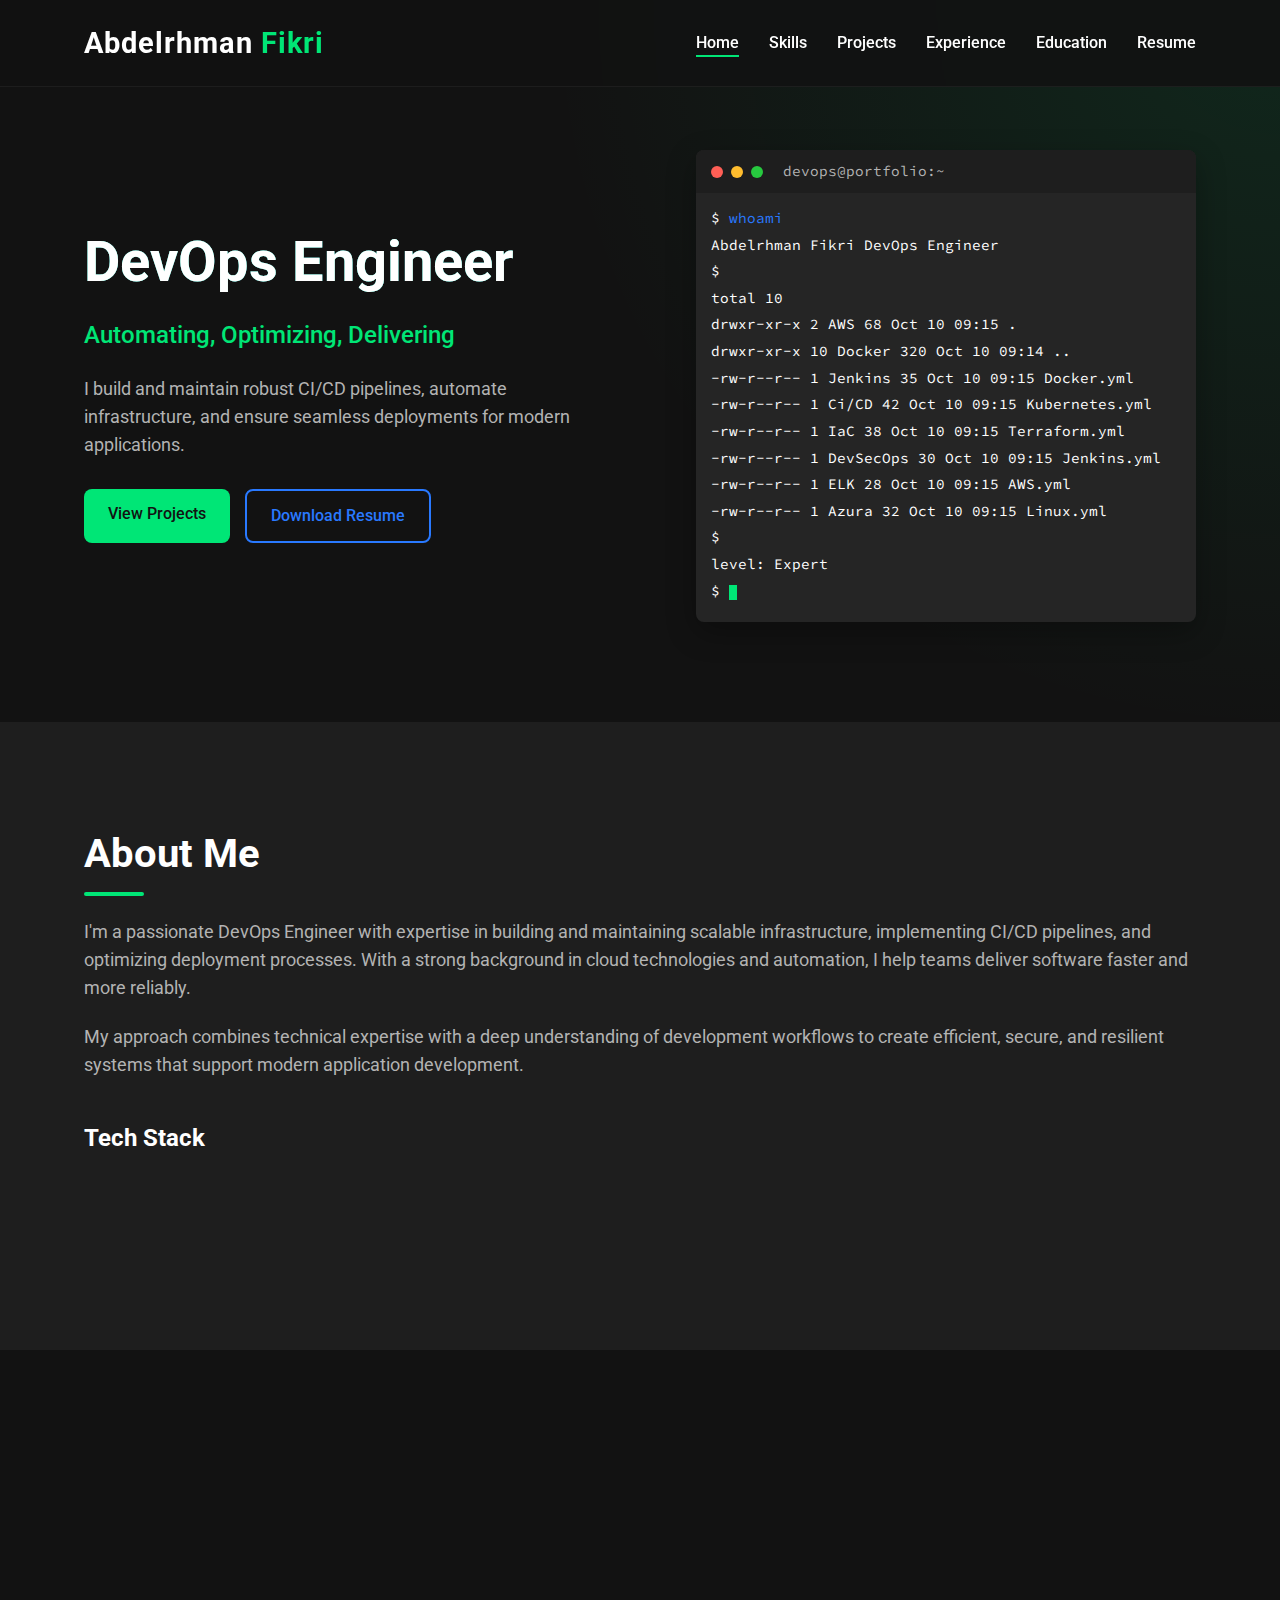
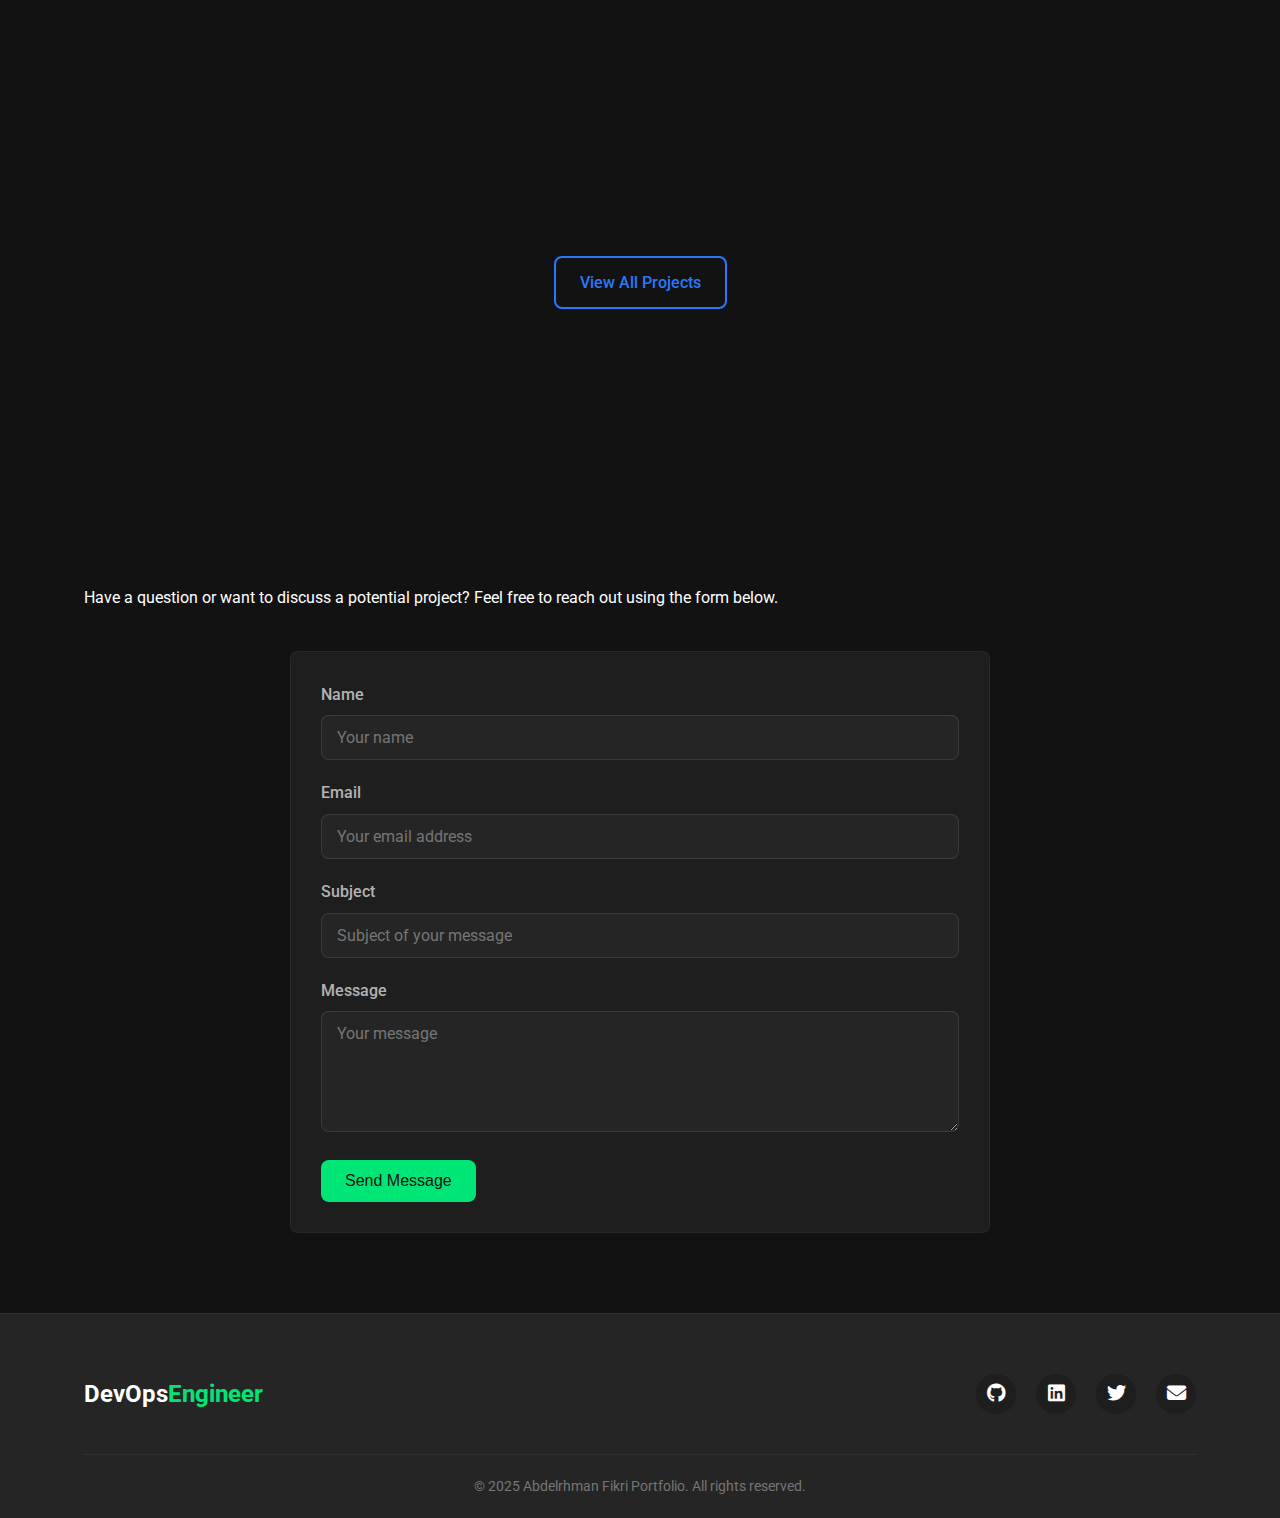
<file: index.html>
<!DOCTYPE html>
<html lang="en">
<head>
    <meta charset="UTF-8">
    <meta name="viewport" content="width=device-width, initial-scale=1.0">
    <title>DevOps Engineer Portfolio</title>
    <link rel="stylesheet" href="css/style.css">
    <link rel="stylesheet" href="https://cdnjs.cloudflare.com/ajax/libs/font-awesome/6.4.0/css/all.min.css">
    <link href="https://fonts.googleapis.com/css2?family=Roboto:wght@300;400;500;700&family=Source+Code+Pro:wght@400;600&display=swap" rel="stylesheet">
    <style>
        /* Contact Form Styles */
        .contact-section {
            padding: 80px 0;
            background-color: var(--bg-primary);
        }
        
        .contact-container {
            margin-top: 40px;
            max-width: 700px;
            margin-left: auto;
            margin-right: auto;
        }
        
        .contact-form {
            background-color: var(--bg-secondary);
            border-radius: var(--border-radius);
            padding: 30px;
            border: 1px solid rgba(255, 255, 255, 0.05);
            transition: var(--transition);
        }
        
        .contact-form:hover {
            border-color: rgba(255, 255, 255, 0.1);
            box-shadow: var(--shadow);
        }
        
        .form-group {
            margin-bottom: 20px;
        }
        
        .form-group label {
            display: block;
            margin-bottom: 8px;
            font-weight: 500;
            color: var(--text-secondary);
        }
        
        .form-group input,
        .form-group textarea {
            width: 100%;
            padding: 12px 15px;
            background-color: var(--bg-tertiary);
            border: 1px solid rgba(255, 255, 255, 0.1);
            border-radius: var(--border-radius);
            color: var(--text-primary);
            font-family: 'Roboto', sans-serif;
            font-size: 1rem;
            transition: var(--transition);
        }
        
        .form-group input:focus,
        .form-group textarea:focus {
            outline: none;
            border-color: var(--accent-primary);
            box-shadow: 0 0 0 2px rgba(0, 230, 118, 0.2);
        }
        
        .form-group textarea {
            resize: vertical;
        }
        
        .form-success {
            text-align: center;
            padding: 30px;
        }
    </style>
</head>
<body>
    <header>
        <div class="container">
            <nav>
                <div class="logo">Abdelrhman <span>Fikri</span></div>
                <ul class="nav-links">
                    <li><a href="index.html" class="active">Home</a></li>
                    <li><a href="skills.html">Skills</a></li>
                    <li><a href="projects.html">Projects</a></li>
                    <li><a href="experience.html">Experience</a></li>
                    <li><a href="education.html">Education</a></li>
                    <li><a href="resume.html">Resume</a></li>
                </ul>
                <div class="hamburger">
                    <span></span>
                    <span></span>
                    <span></span>
                </div>
            </nav>
        </div>
    </header>

    <main>
        <section class="hero">
            <div class="container">
                <div class="hero-content">
                    <h1 class="glitch" data-text="DevOps Engineer">DevOps Engineer</h1>
                    <p class="subtitle">Automating, Optimizing, Delivering</p>
                    <p class="description">I build and maintain robust CI/CD pipelines, automate infrastructure, and ensure seamless deployments for modern applications.</p>
                    <div class="cta-buttons">
                        <a href="projects.html" class="btn primary">View Projects</a>
                        <a href="resume.html" class="btn secondary">Download Resume</a>
                    </div>
                </div>
                <div class="hero-image">
                    <div class="terminal">
                        <div class="terminal-header">
                            <div class="terminal-buttons">
                                <span class="terminal-button red"></span>
                                <span class="terminal-button yellow"></span>
                                <span class="terminal-button green"></span>
                            </div>
                            <div class="terminal-title">devops@portfolio:~</div>
                        </div>
                        <div class="terminal-body">
                            <div class="line">$ <span class="command">whoami</span></div>
                            <div class="line">Abdelrhman Fikri DevOps Engineer</div>
                            <div class="line">$ <span class="command">ls -la skills/</span></div>
                            <div class="line">total 10</div>
                            <div class="line">drwxr-xr-x  2 AWS  68 Oct 10 09:15 .</div>
                            <div class="line">drwxr-xr-x 10 Docker 320 Oct 10 09:14 ..</div>
                            <div class="line">-rw-r--r--  1 Jenkins  35 Oct 10 09:15 Docker.yml</div>
                            <div class="line">-rw-r--r--  1 Ci/CD  42 Oct 10 09:15 Kubernetes.yml</div>
                            <div class="line">-rw-r--r--  1 IaC  38 Oct 10 09:15 Terraform.yml</div>
                            <div class="line">-rw-r--r--  1 DevSecOps  30 Oct 10 09:15 Jenkins.yml</div>
                            <div class="line">-rw-r--r--  1 ELK  28 Oct 10 09:15 AWS.yml</div>
                            <div class="line">-rw-r--r--  1 Azura  32 Oct 10 09:15 Linux.yml</div>
                            <div class="line">$ <span class="command">cat skills/Docker.yml | grep level</span></div>
                            <div class="line">level: Expert</div>
                            <div class="line">$ <span class="command">_</span><span class="cursor"></span></div>
                        </div>
                    </div>
                </div>
            </div>
        </section>

        <section class="about">
            <div class="container">
                <h2 class="section-title">About Me</h2>
                <div class="about-content">
                    <p>I'm a passionate DevOps Engineer with expertise in building and maintaining scalable infrastructure, implementing CI/CD pipelines, and optimizing deployment processes. With a strong background in cloud technologies and automation, I help teams deliver software faster and more reliably.</p>
                    <p>My approach combines technical expertise with a deep understanding of development workflows to create efficient, secure, and resilient systems that support modern application development.</p>
                </div>
                <div class="tech-stack">
                    <h3>Tech Stack</h3>
                    <div class="tech-icons">
                        <div class="tech-icon">
                            <i class="fab fa-docker"></i>
                            <span>Docker</span>
                        </div>
                        <div class="tech-icon">
                            <i class="fab fa-kubernetes"></i>
                            <span>Kubernetes</span>
                        </div>
                        <div class="tech-icon">
                            <i class="fab fa-aws"></i>
                            <span>AWS</span>
                        </div>
                        <div class="tech-icon">
                            <i class="fab fa-jenkins"></i>
                            <span>Jenkins</span>
                        </div>
                        <div class="tech-icon">
                            <i class="fab fa-github"></i>
                            <span>GitHub</span>
                        </div>
                        <div class="tech-icon">
                            <i class="fab fa-linux"></i>
                            <span>Linux</span>
                        </div>
                        <div class="tech-icon">
                            <i class="fas fa-code-branch"></i>
                            <span>Git</span>
                        </div>
                        <div class="tech-icon">
                            <i class="fas fa-terminal"></i>
                            <span>Bash</span>
                        </div>
                    </div>
                </div>
            </div>
        </section>

        <section class="featured-projects">
            <div class="container">
                <h2 class="section-title">Featured Projects</h2>
                <div class="projects-grid">
                    <div class="project-card">
                        <div class="project-header">
                            <i class="fas fa-cloud"></i>
                            <h3>Cloud Migration</h3>
                        </div>
                        <p>Migrated on-premise infrastructure to AWS using Terraform and implemented auto-scaling for improved reliability.</p>
                        <div class="project-tech">
                            <span>AWS</span>
                            <span>Terraform</span>
                            <span>CloudFormation</span>
                        </div>
                        <a href="projects.html" class="project-link">View Details</a>
                    </div>
                    <div class="project-card">
                        <div class="project-header">
                            <i class="fas fa-rocket"></i>
                            <h3>CI/CD Pipeline</h3>
                        </div>
                        <p>Built a robust CI/CD pipeline using Jenkins, Docker, and Kubernetes for automated testing and deployment.</p>
                        <div class="project-tech">
                            <span>Jenkins</span>
                            <span>Docker</span>
                            <span>Kubernetes</span>
                        </div>
                        <a href="projects.html" class="project-link">View Details</a>
                    </div>
                    <div class="project-card">
                        <div class="project-header">
                            <i class="fas fa-shield-alt"></i>
                            <h3>Security Automation</h3>
                        </div>
                        <p>Implemented automated security scanning and compliance checks in the deployment pipeline.</p>
                        <div class="project-tech">
                            <span>Vault</span>
                            <span>SAST/DAST</span>
                            <span>Compliance</span>
                        </div>
                        <a href="projects.html" class="project-link">View Details</a>
                    </div>
                </div>
                <div class="view-all">
                    <a href="projects.html" class="btn secondary">View All Projects</a>
                </div>
            </div>
        </section>

        <section class="contact-section">
            <div class="container">
                <h2 class="section-title">Get in Touch</h2>
                <p class="section-description">Have a question or want to discuss a potential project? Feel free to reach out using the form below.</p>
                
                <div class="contact-container">
                    <form id="contact-form" class="contact-form" action="https://formspree.io/f/myzwgapl" method="POST">
                        <div class="form-group">
                            <label for="name">Name</label>
                            <input type="text" id="name" name="name" placeholder="Your name" required>
                        </div>
                        <div class="form-group">
                            <label for="email">Email</label>
                            <input type="email" id="email" name="email" placeholder="Your email address" required>
                        </div>
                        <div class="form-group">
                            <label for="subject">Subject</label>
                            <input type="text" id="subject" name="subject" placeholder="Subject of your message">
                        </div>
                        <div class="form-group">
                            <label for="message">Message</label>
                            <textarea id="message" name="message" rows="5" placeholder="Your message" required></textarea>
                        </div>
                        <!-- Add this hidden input to protect from spam -->
                        <input type="hidden" name="_subject" value="New Portfolio Contact Form Submission">
                        <!-- Redirect after submission -->
                        <input type="hidden" name="_next" value="https://abdelrhmanfikri.netlify.app">
                        <button type="submit" class="btn primary">Send Message</button>
                    </form>
                </div>
            </div>
        </section>
    </main>

    <footer>
        <div class="container">
            <div class="footer-content">
                <div class="footer-logo">DevOps<span>Engineer</span></div>
                <div class="social-links">
                    <a href="https://github.com/abdelrhman2148" class="social-icon" target="_blank"><i class="fab fa-github"></i></a>
                    <a href="https://www.linkedin.com/in/abdelrhman-fikri/" class="social-icon" target="_blank"><i class="fab fa-linkedin"></i></a>
                    <a href="https://x.com/abdelrhmanfik" class="social-icon" target="_blank"><i class="fab fa-twitter"></i></a>
                    <a href="mailto:abdilrahmanfikri@gmail.com" class="social-icon"><i class="fas fa-envelope"></i></a>
                </div>
            </div>
            <div class="footer-bottom">
                <p>&copy; 2025 Abdelrhman Fikri Portfolio. All rights reserved.</p>
            </div>
        </div>
    </footer>

    <script src="js/script.js"></script>
</body>
</html>
</file>
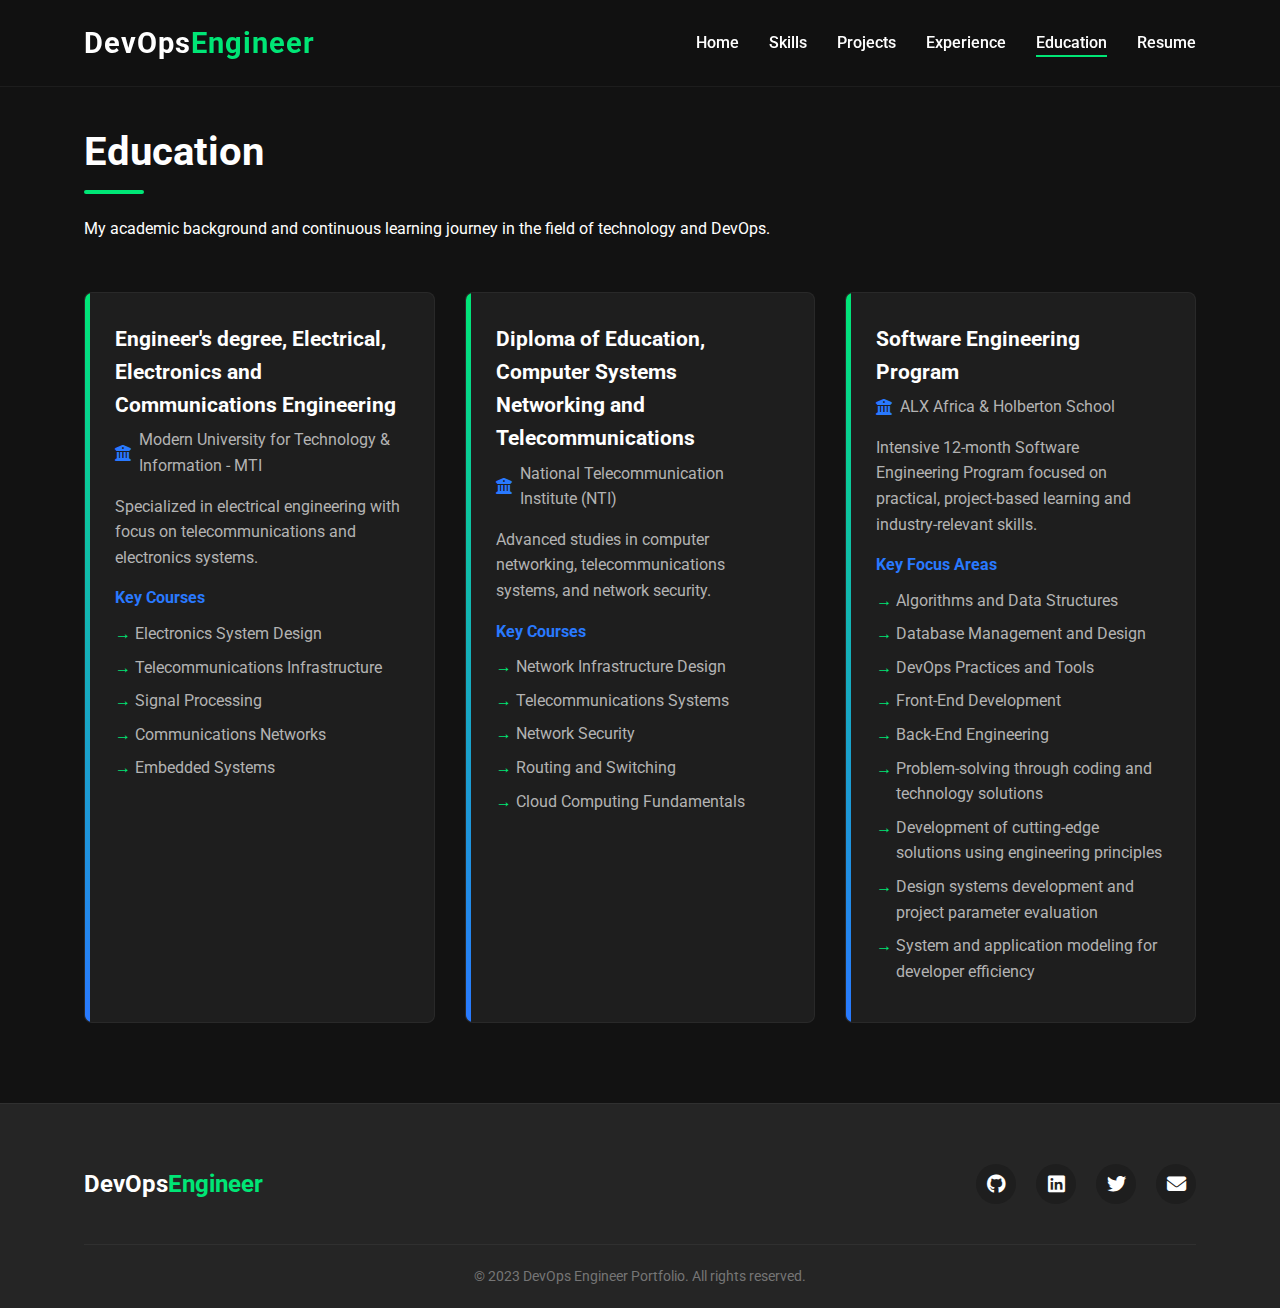
<file: education.html>
<!DOCTYPE html>
<html lang="en">
<head>
    <meta charset="UTF-8">
    <meta name="viewport" content="width=device-width, initial-scale=1.0">
    <title>Education | DevOps Engineer Portfolio</title>
    <link rel="stylesheet" href="css/style.css">
    <link rel="stylesheet" href="https://cdnjs.cloudflare.com/ajax/libs/font-awesome/6.4.0/css/all.min.css">
    <link href="https://fonts.googleapis.com/css2?family=Roboto:wght@300;400;500;700&family=Source+Code+Pro:wght@400;600&display=swap" rel="stylesheet">
    <style>
        /* Education Page Specific Styles */
        .education-container {
            padding: 120px 0 80px;
        }
        
        .education-grid {
            display: grid;
            grid-template-columns: repeat(auto-fill, minmax(350px, 1fr));
            gap: 30px;
            margin-top: 50px;
        }
        
        .education-card {
            background-color: var(--bg-secondary);
            border-radius: var(--border-radius);
            padding: 30px;
            border: 1px solid rgba(255, 255, 255, 0.05);
            transition: var(--transition);
            position: relative;
            overflow: hidden;
        }
        
        .education-card::before {
            content: '';
            position: absolute;
            top: 0;
            left: 0;
            width: 5px;
            height: 100%;
            background: linear-gradient(to bottom, var(--accent-primary), var(--accent-secondary));
            border-radius: 4px 0 0 4px;
        }
        
        .education-card:hover {
            transform: translateY(-5px);
            box-shadow: var(--shadow);
            border-color: rgba(255, 255, 255, 0.1);
        }
        
        .education-date {
            color: var(--accent-primary);
            font-weight: 500;
            margin-bottom: 10px;
            display: block;
        }
        
        .education-degree {
            font-size: 1.3rem;
            margin-bottom: 5px;
            color: var(--text-primary);
        }
        
        .education-institution {
            color: var(--text-secondary);
            font-size: 1rem;
            margin-bottom: 15px;
            display: flex;
            align-items: center;
            gap: 8px;
        }
        
        .education-institution i {
            color: var(--accent-secondary);
        }
        
        .education-description {
            color: var(--text-secondary);
            margin-bottom: 15px;
        }
        
        .education-details {
            margin-top: 15px;
        }
        
        .education-details h4 {
            font-size: 1rem;
            color: var(--accent-secondary);
            margin-bottom: 10px;
        }
        
        .education-details ul {
            list-style-type: none;
            padding-left: 0;
        }
        
        .education-details li {
            position: relative;
            padding-left: 20px;
            margin-bottom: 8px;
            color: var(--text-secondary);
        }
        
        .education-details li::before {
            content: '→';
            position: absolute;
            left: 0;
            color: var(--accent-primary);
        }
        
        .courses-section {
            margin-top: 80px;
        }
        
        .courses-grid {
            display: grid;
            grid-template-columns: repeat(auto-fill, minmax(300px, 1fr));
            gap: 20px;
            margin-top: 30px;
        }
        
        .course-card {
            background-color: var(--bg-secondary);
            border-radius: var(--border-radius);
            padding: 20px;
            border: 1px solid rgba(255, 255, 255, 0.05);
            transition: var(--transition);
        }
        
        .course-card:hover {
            transform: translateY(-3px);
            border-color: var(--accent-secondary);
        }
        
        .course-name {
            font-weight: 500;
            margin-bottom: 5px;
            color: var(--text-primary);
        }
        
        .course-provider {
            color: var(--text-secondary);
            font-size: 0.9rem;
            margin-bottom: 10px;
            display: flex;
            align-items: center;
            gap: 5px;
        }
        
        .course-provider i {
            color: var(--accent-primary);
        }
        
        .course-date {
            color: var(--text-tertiary);
            font-size: 0.8rem;
        }
        
        @media (max-width: 768px) {
            .education-grid, .courses-grid {
                grid-template-columns: 1fr;
            }
        }
    </style>
</head>
<body>
    <header>
        <div class="container">
            <nav>
                <div class="logo">DevOps<span>Engineer</span></div>
                <ul class="nav-links">
                    <li><a href="index.html">Home</a></li>
                    <li><a href="skills.html">Skills</a></li>
                    <li><a href="projects.html">Projects</a></li>
                    <li><a href="experience.html">Experience</a></li>
                    <li><a href="education.html" class="active">Education</a></li>
                    <li><a href="resume.html">Resume</a></li>
                </ul>
                <div class="hamburger">
                    <span></span>
                    <span></span>
                    <span></span>
                </div>
            </nav>
        </div>
    </header>

    <main>
        <section class="education-container">
            <div class="container">
                <h2 class="section-title">Education</h2>
                <p class="section-description">My academic background and continuous learning journey in the field of technology and DevOps.</p>
                
                <div class="education-grid">
                    <div class="education-card">
                        <h3 class="education-degree">Engineer's degree, Electrical, Electronics and Communications Engineering</h3>
                        <div class="education-institution">
                            <i class="fas fa-university"></i> Modern University for Technology & Information - MTI
                        </div>
                        <p class="education-description">Specialized in electrical engineering with focus on telecommunications and electronics systems.</p>
                        <div class="education-details">
                            <h4>Key Courses</h4>
                            <ul>
                                <li>Electronics System Design</li>
                                <li>Telecommunications Infrastructure</li>
                                <li>Signal Processing</li>
                                <li>Communications Networks</li>
                                <li>Embedded Systems</li>
                            </ul>
                        </div>
                    </div>
                    
                    <div class="education-card">
                        <h3 class="education-degree">Diploma of Education, Computer Systems Networking and Telecommunications</h3>
                        <div class="education-institution">
                            <i class="fas fa-university"></i> National Telecommunication Institute (NTI)
                        </div>
                        <p class="education-description">Advanced studies in computer networking, telecommunications systems, and network security.</p>
                        <div class="education-details">
                            <h4>Key Courses</h4>
                            <ul>
                                <li>Network Infrastructure Design</li>
                                <li>Telecommunications Systems</li>
                                <li>Network Security</li>
                                <li>Routing and Switching</li>
                                <li>Cloud Computing Fundamentals</li>
                            </ul>
                        </div>
                    </div>
                    
                    <div class="education-card">
                        <h3 class="education-degree">Software Engineering Program</h3>
                        <div class="education-institution">
                            <i class="fas fa-university"></i> ALX Africa & Holberton School
                        </div>
                        <p class="education-description">Intensive 12-month Software Engineering Program focused on practical, project-based learning and industry-relevant skills.</p>
                        <div class="education-details">
                            <h4>Key Focus Areas</h4>
                            <ul>
                                <li>Algorithms and Data Structures</li>
                                <li>Database Management and Design</li>
                                <li>DevOps Practices and Tools</li>
                                <li>Front-End Development</li>
                                <li>Back-End Engineering</li>
                                <li>Problem-solving through coding and technology solutions</li>
                                <li>Development of cutting-edge solutions using engineering principles</li>
                                <li>Design systems development and project parameter evaluation</li>
                                <li>System and application modeling for developer efficiency</li>
                            </ul>
                        </div>
                    </div>
                </div>
            </div>
        </section>
    </main>

    <footer>
        <div class="container">
            <div class="footer-content">
                <div class="footer-logo">DevOps<span>Engineer</span></div>
                <div class="social-links">
                    <a href="#" class="social-icon"><i class="fab fa-github"></i></a>
                    <a href="#" class="social-icon"><i class="fab fa-linkedin"></i></a>
                    <a href="#" class="social-icon"><i class="fab fa-twitter"></i></a>
                    <a href="#" class="social-icon"><i class="fas fa-envelope"></i></a>
                </div>
            </div>
            <div class="footer-bottom">
                <p>&copy; 2023 DevOps Engineer Portfolio. All rights reserved.</p>
            </div>
        </div>
    </footer>

    <script src="js/script.js"></script>
</body>
</html>
</file>
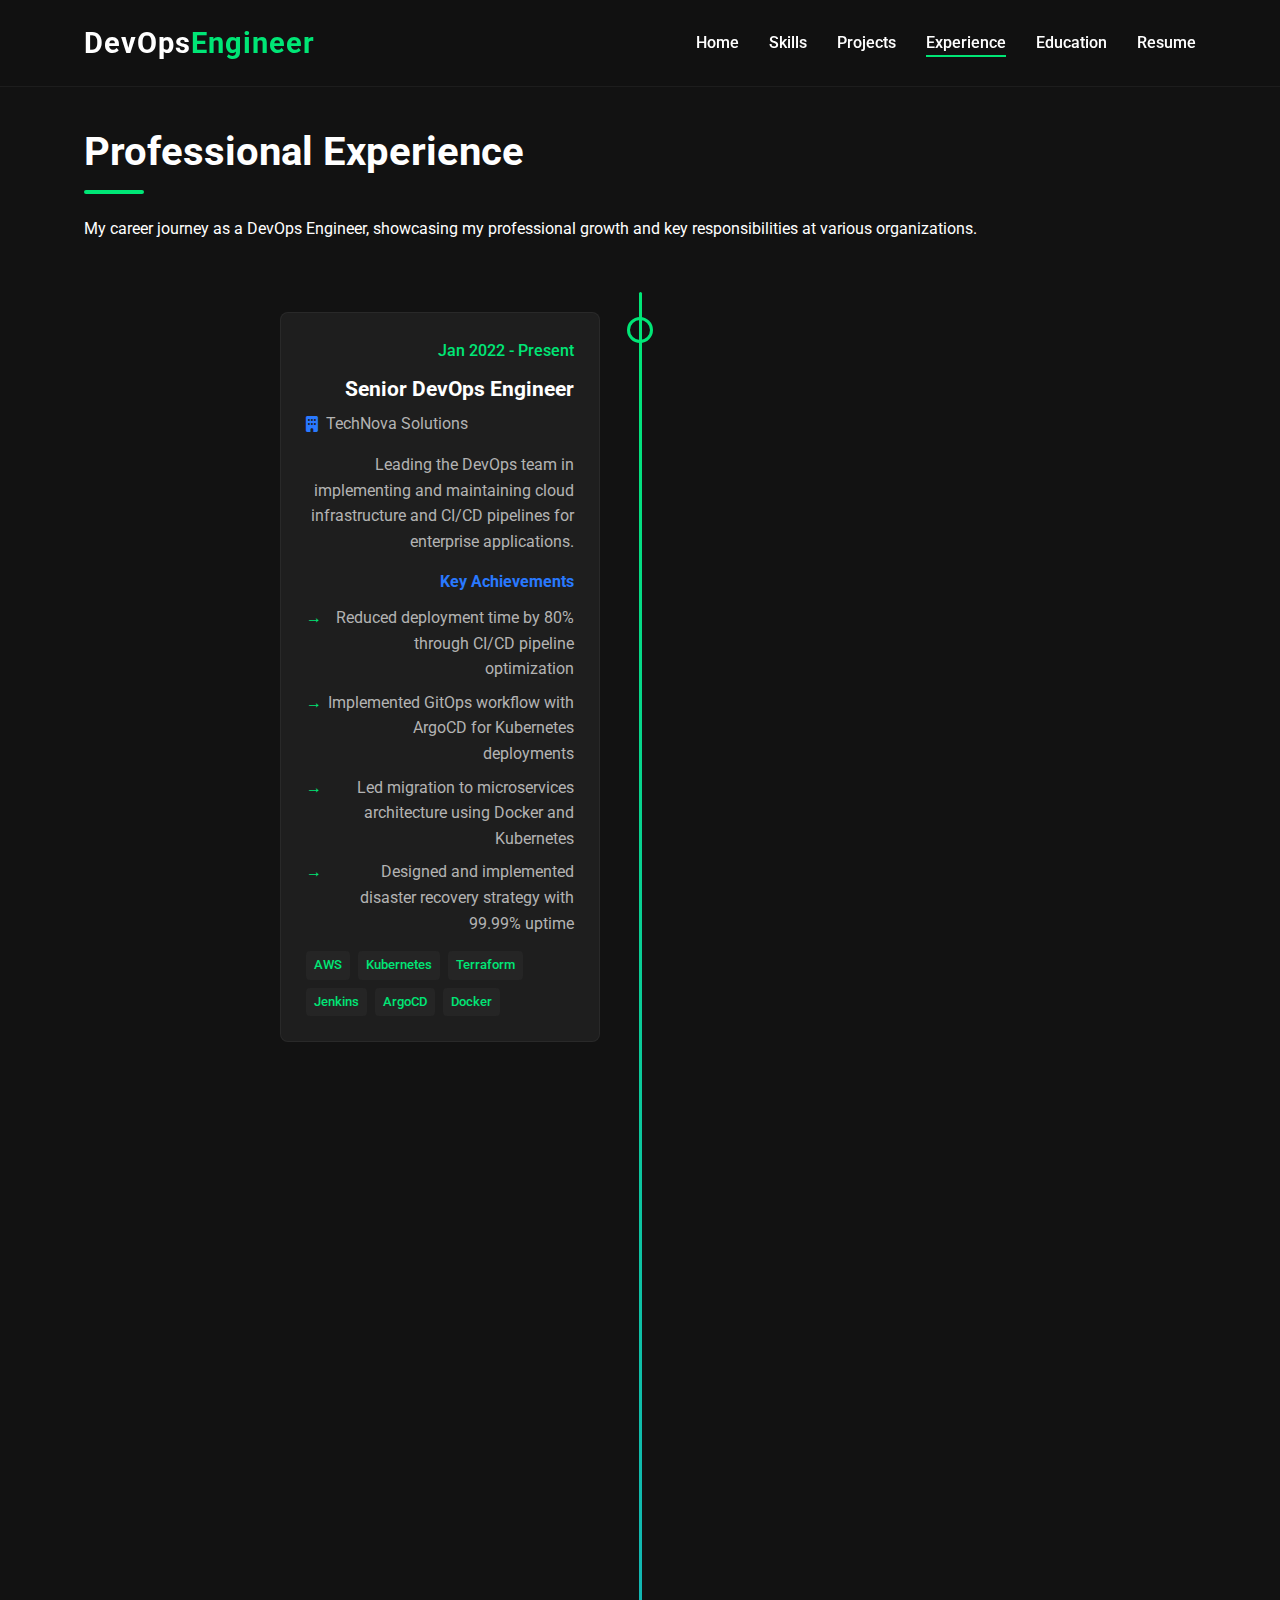
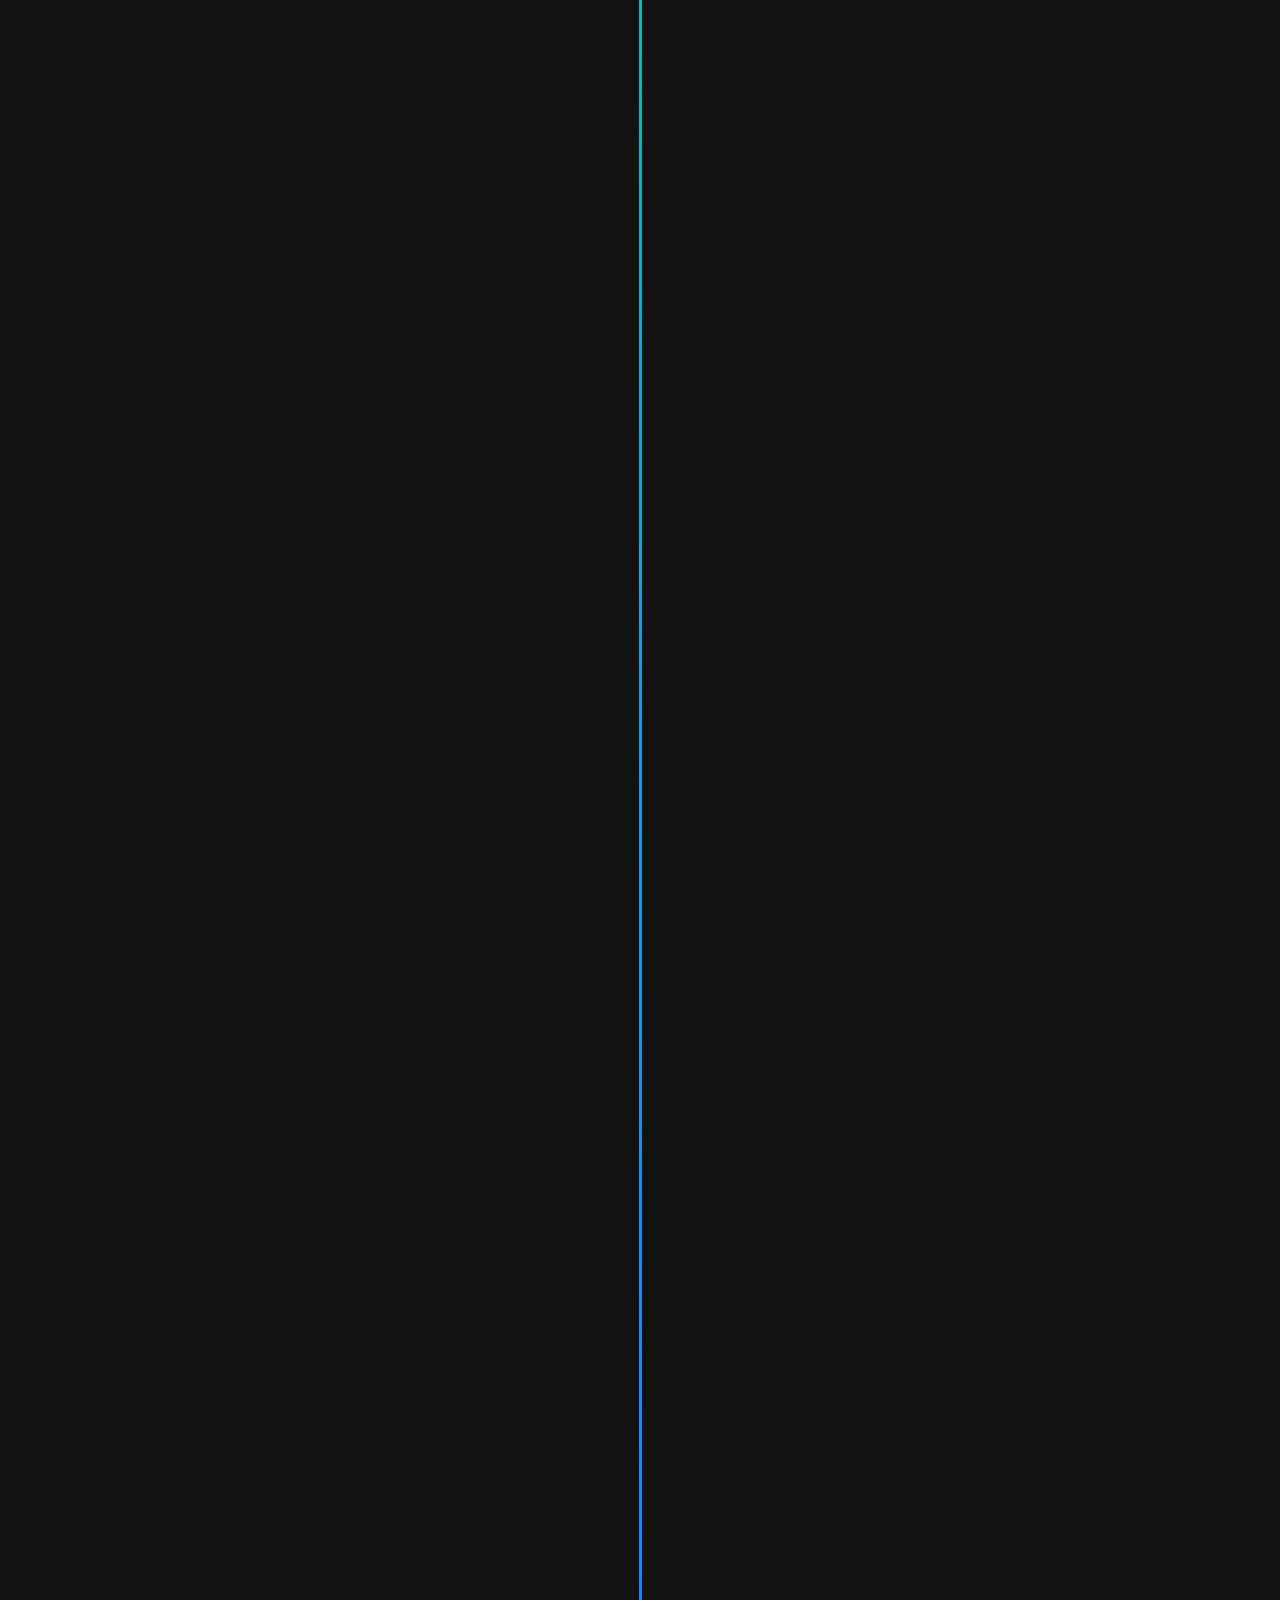
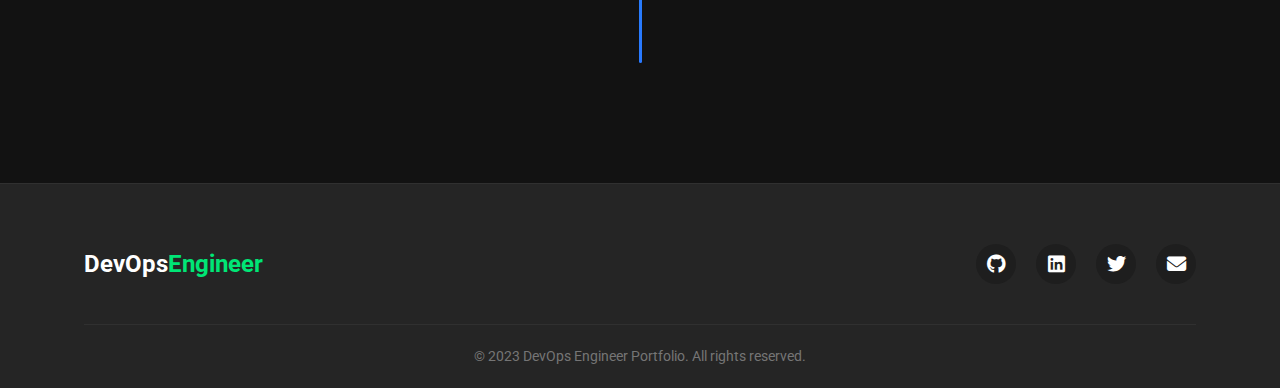
<file: experience.html>
<!DOCTYPE html>
<html lang="en">
<head>
    <meta charset="UTF-8">
    <meta name="viewport" content="width=device-width, initial-scale=1.0">
    <title>Experience | DevOps Engineer Portfolio</title>
    <link rel="stylesheet" href="css/style.css">
    <link rel="stylesheet" href="https://cdnjs.cloudflare.com/ajax/libs/font-awesome/6.4.0/css/all.min.css">
    <link href="https://fonts.googleapis.com/css2?family=Roboto:wght@300;400;500;700&family=Source+Code+Pro:wght@400;600&display=swap" rel="stylesheet">
    <style>
        /* Experience Page Specific Styles */
        .experience-container {
            padding: 120px 0 80px;
        }
        
        .timeline {
            position: relative;
            max-width: 800px;
            margin: 50px auto 0;
        }
        
        .timeline::after {
            content: '';
            position: absolute;
            width: 3px;
            background: linear-gradient(to bottom, var(--accent-primary), var(--accent-secondary));
            top: 0;
            bottom: 0;
            left: 50%;
            margin-left: -1.5px;
            border-radius: 3px;
        }
        
        .timeline-item {
            position: relative;
            width: 50%;
            padding: 20px 40px;
            box-sizing: border-box;
            margin-bottom: 40px;
            opacity: 0;
            transform: translateY(20px);
            transition: all 0.6s ease;
        }
        
        .timeline-item.animate {
            opacity: 1;
            transform: translateY(0);
        }
        
        .timeline-item:nth-child(odd) {
            left: 0;
            text-align: right;
        }
        
        .timeline-item:nth-child(even) {
            left: 50%;
        }
        
        .timeline-item::after {
            content: '';
            position: absolute;
            width: 20px;
            height: 20px;
            background-color: var(--bg-primary);
            border: 3px solid var(--accent-primary);
            top: 25px;
            border-radius: 50%;
            z-index: 1;
        }
        
        .timeline-item:nth-child(odd)::after {
            right: -13px;
        }
        
        .timeline-item:nth-child(even)::after {
            left: -13px;
        }
        
        .timeline-content {
            background-color: var(--bg-secondary);
            padding: 25px;
            border-radius: var(--border-radius);
            border: 1px solid rgba(255, 255, 255, 0.05);
            transition: var(--transition);
        }
        
        .timeline-content:hover {
            transform: translateY(-5px);
            box-shadow: var(--shadow);
            border-color: rgba(255, 255, 255, 0.1);
        }
        
        .timeline-date {
            color: var(--accent-primary);
            font-weight: 500;
            margin-bottom: 10px;
            display: block;
        }
        
        .timeline-title {
            font-size: 1.3rem;
            margin-bottom: 5px;
            color: var(--text-primary);
        }
        
        .timeline-company {
            color: var(--text-secondary);
            font-size: 1rem;
            margin-bottom: 15px;
            display: flex;
            align-items: center;
            gap: 8px;
        }
        
        .timeline-company i {
            color: var(--accent-secondary);
        }
        
        .timeline-description {
            color: var(--text-secondary);
            margin-bottom: 15px;
        }
        
        .timeline-achievements {
            margin-top: 15px;
        }
        
        .timeline-achievements h4 {
            font-size: 1rem;
            color: var(--accent-secondary);
            margin-bottom: 10px;
        }
        
        .timeline-achievements ul {
            list-style-type: none;
            padding-left: 0;
        }
        
        .timeline-achievements li {
            position: relative;
            padding-left: 20px;
            margin-bottom: 8px;
            color: var(--text-secondary);
        }
        
        .timeline-achievements li::before {
            content: '→';
            position: absolute;
            left: 0;
            color: var(--accent-primary);
        }
        
        .tech-used {
            display: flex;
            flex-wrap: wrap;
            gap: 8px;
            margin-top: 15px;
        }
        
        .tech-used span {
            background-color: var(--bg-tertiary);
            color: var(--accent-primary);
            padding: 4px 8px;
            border-radius: 4px;
            font-size: 0.8rem;
            font-weight: 500;
        }
        
        @media (max-width: 768px) {
            .timeline::after {
                left: 31px;
            }
            
            .timeline-item {
                width: 100%;
                padding-left: 70px;
                padding-right: 25px;
                text-align: left;
            }
            
            .timeline-item:nth-child(odd) {
                left: 0;
                text-align: left;
            }
            
            .timeline-item:nth-child(even) {
                left: 0;
            }
            
            .timeline-item:nth-child(odd)::after,
            .timeline-item:nth-child(even)::after {
                left: 18px;
            }
        }
    </style>
</head>
<body>
    <header>
        <div class="container">
            <nav>
                <div class="logo">DevOps<span>Engineer</span></div>
                <ul class="nav-links">
                    <li><a href="index.html">Home</a></li>
                    <li><a href="skills.html">Skills</a></li>
                    <li><a href="projects.html">Projects</a></li>
                    <li><a href="experience.html" class="active">Experience</a></li>
                    <li><a href="education.html">Education</a></li>
                    <li><a href="resume.html">Resume</a></li>
                </ul>
                <div class="hamburger">
                    <span></span>
                    <span></span>
                    <span></span>
                </div>
            </nav>
        </div>
    </header>

    <main>
        <section class="experience-container">
            <div class="container">
                <h2 class="section-title">Professional Experience</h2>
                <p class="section-description">My career journey as a DevOps Engineer, showcasing my professional growth and key responsibilities at various organizations.</p>
                
                <div class="timeline">
                    <div class="timeline-item">
                        <div class="timeline-content">
                            <span class="timeline-date">Jan 2022 - Present</span>
                            <h3 class="timeline-title">Senior DevOps Engineer</h3>
                            <div class="timeline-company">
                                <i class="fas fa-building"></i> TechNova Solutions
                            </div>
                            <p class="timeline-description">Leading the DevOps team in implementing and maintaining cloud infrastructure and CI/CD pipelines for enterprise applications.</p>
                            <div class="timeline-achievements">
                                <h4>Key Achievements</h4>
                                <ul>
                                    <li>Reduced deployment time by 80% through CI/CD pipeline optimization</li>
                                    <li>Implemented GitOps workflow with ArgoCD for Kubernetes deployments</li>
                                    <li>Led migration to microservices architecture using Docker and Kubernetes</li>
                                    <li>Designed and implemented disaster recovery strategy with 99.99% uptime</li>
                                </ul>
                            </div>
                            <div class="tech-used">
                                <span>AWS</span>
                                <span>Kubernetes</span>
                                <span>Terraform</span>
                                <span>Jenkins</span>
                                <span>ArgoCD</span>
                                <span>Docker</span>
                            </div>
                        </div>
                    </div>
                    
                    <div class="timeline-item">
                        <div class="timeline-content">
                            <span class="timeline-date">Mar 2019 - Dec 2021</span>
                            <h3 class="timeline-title">DevOps Engineer</h3>
                            <div class="timeline-company">
                                <i class="fas fa-building"></i> CloudSphere Inc.
                            </div>
                            <p class="timeline-description">Responsible for building and maintaining CI/CD pipelines, infrastructure automation, and cloud resource management.</p>
                            <div class="timeline-achievements">
                                <h4>Key Achievements</h4>
                                <ul>
                                    <li>Migrated on-premise infrastructure to AWS, reducing costs by 40%</li>
                                    <li>Implemented infrastructure as code using Terraform and CloudFormation</li>
                                    <li>Built comprehensive monitoring solution with Prometheus and Grafana</li>
                                    <li>Automated security scanning in the deployment pipeline</li>
                                </ul>
                            </div>
                            <div class="tech-used">
                                <span>AWS</span>
                                <span>Terraform</span>
                                <span>Docker</span>
                                <span>Jenkins</span>
                                <span>Prometheus</span>
                                <span>Grafana</span>
                            </div>
                        </div>
                    </div>
                    
                    <div class="timeline-item">
                        <div class="timeline-content">
                            <span class="timeline-date">Jun 2017 - Feb 2019</span>
                            <h3 class="timeline-title">Systems Administrator</h3>
                            <div class="timeline-company">
                                <i class="fas fa-building"></i> DataCore Systems
                            </div>
                            <p class="timeline-description">Managed and maintained Linux and Windows server infrastructure, implemented automation for routine tasks.</p>
                            <div class="timeline-achievements">
                                <h4>Key Achievements</h4>
                                <ul>
                                    <li>Automated server provisioning with Ansible, reducing setup time by 70%</li>
                                    <li>Implemented centralized logging with ELK stack</li>
                                    <li>Migrated legacy applications to containerized environments</li>
                                    <li>Improved system reliability through infrastructure monitoring</li>
                                </ul>
                            </div>
                            <div class="tech-used">
                                <span>Linux</span>
                                <span>Windows Server</span>
                                <span>Ansible</span>
                                <span>Bash</span>
                                <span>ELK Stack</span>
                                <span>Docker</span>
                            </div>
                        </div>
                    </div>
                    
                    <div class="timeline-item">
                        <div class="timeline-content">
                            <span class="timeline-date">Aug 2015 - May 2017</span>
                            <h3 class="timeline-title">IT Support Specialist</h3>
                            <div class="timeline-company">
                                <i class="fas fa-building"></i> TechSolutions Group
                            </div>
                            <p class="timeline-description">Provided technical support for internal systems and infrastructure, assisted with server maintenance and deployments.</p>
                            <div class="timeline-achievements">
                                <h4>Key Achievements</h4>
                                <ul>
                                    <li>Developed automation scripts for routine maintenance tasks</li>
                                    <li>Assisted in migration to cloud-based services</li>
                                    <li>Implemented monitoring for critical systems</li>
                                    <li>Reduced ticket resolution time by 35%</li>
                                </ul>
                            </div>
                            <div class="tech-used">
                                <span>Linux</span>
                                <span>Windows</span>
                                <span>Bash</span>
                                <span>PowerShell</span>
                                <span>Networking</span>
                            </div>
                        </div>
                    </div>
                </div>
            </div>
        </section>
    </main>

    <footer>
        <div class="container">
            <div class="footer-content">
                <div class="footer-logo">DevOps<span>Engineer</span></div>
                <div class="social-links">
                    <a href="#" class="social-icon"><i class="fab fa-github"></i></a>
                    <a href="#" class="social-icon"><i class="fab fa-linkedin"></i></a>
                    <a href="#" class="social-icon"><i class="fab fa-twitter"></i></a>
                    <a href="#" class="social-icon"><i class="fas fa-envelope"></i></a>
                </div>
            </div>
            <div class="footer-bottom">
                <p>&copy; 2023 DevOps Engineer Portfolio. All rights reserved.</p>
            </div>
        </div>
    </footer>

    <script src="js/script.js"></script>
    <script>
        // Timeline animation
        document.addEventListener('DOMContentLoaded', function() {
            const timelineItems = document.querySelectorAll('.timeline-item');
            
            const observer = new IntersectionObserver((entries) => {
                entries.forEach(entry => {
                    if (entry.isIntersecting) {
                        entry.target.classList.add('animate');
                        observer.unobserve(entry.target);
                    }
                });
            }, { threshold: 0.2 });
            
            timelineItems.forEach(item => {
                observer.observe(item);
            });
        });
    </script>
</body>
</html>
</file>
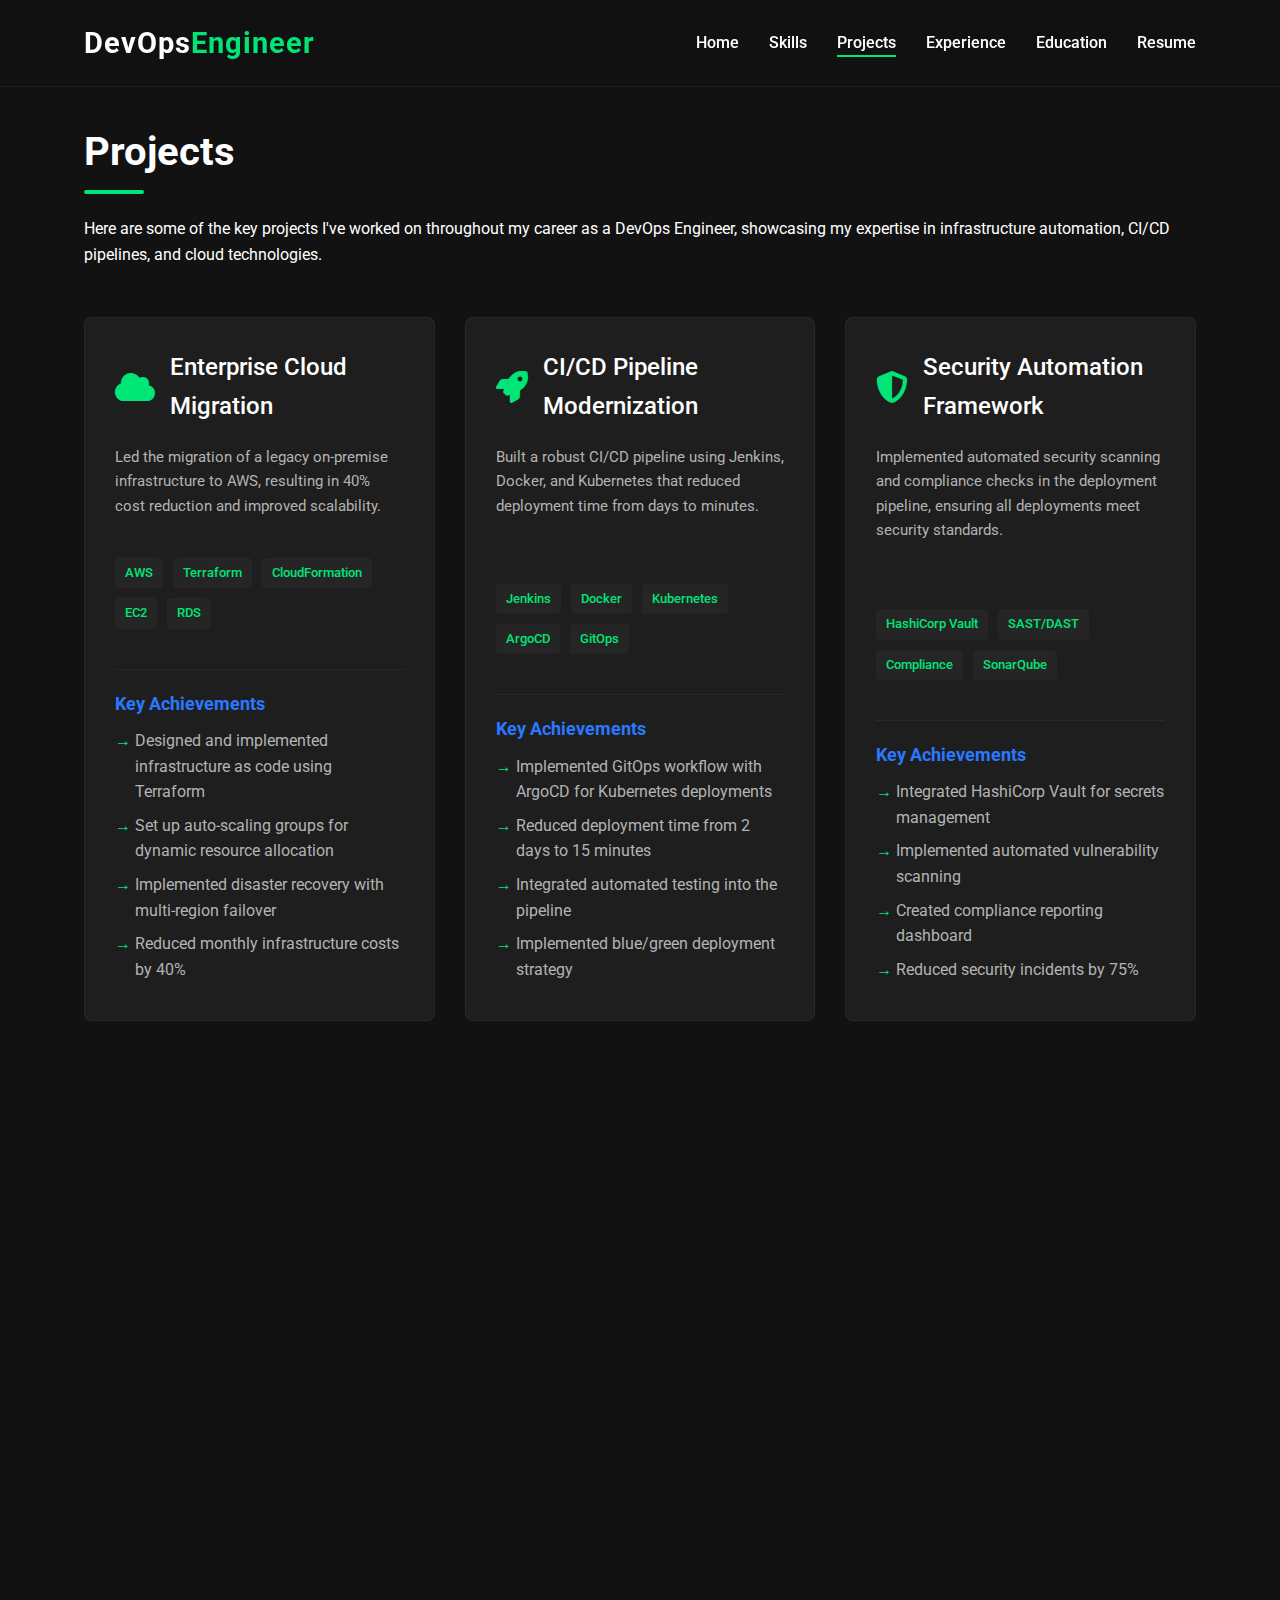
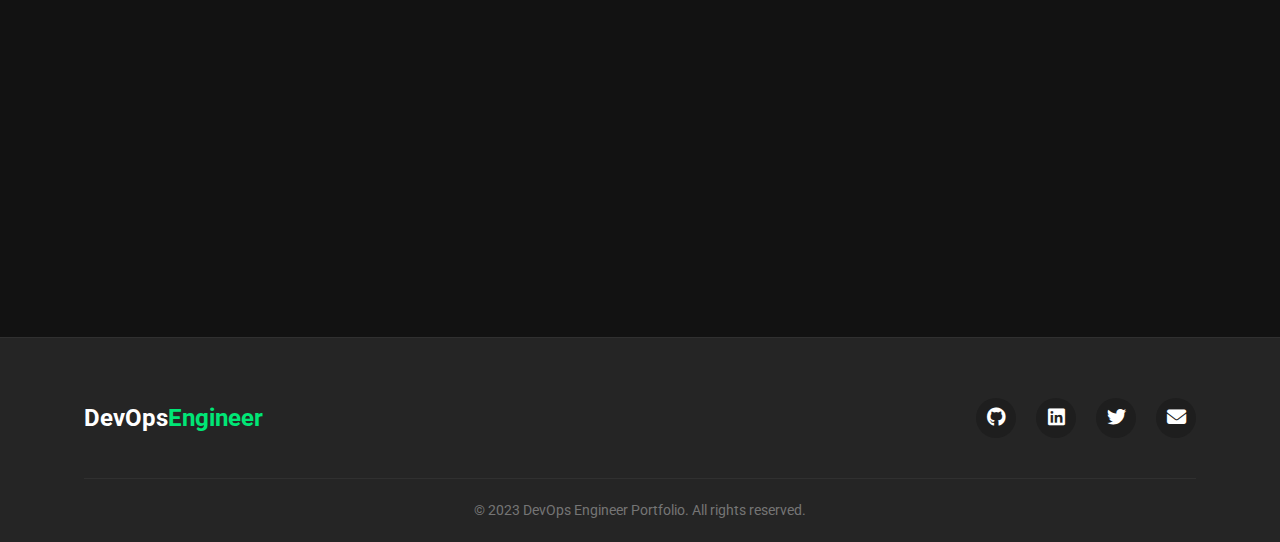
<file: projects.html>
<!DOCTYPE html>
<html lang="en">
<head>
    <meta charset="UTF-8">
    <meta name="viewport" content="width=device-width, initial-scale=1.0">
    <title>Projects | DevOps Engineer Portfolio</title>
    <link rel="stylesheet" href="css/style.css">
    <link rel="stylesheet" href="https://cdnjs.cloudflare.com/ajax/libs/font-awesome/6.4.0/css/all.min.css">
    <link href="https://fonts.googleapis.com/css2?family=Roboto:wght@300;400;500;700&family=Source+Code+Pro:wght@400;600&display=swap" rel="stylesheet">
    <style>
        /* Projects Page Specific Styles */
        .projects-container {
            padding: 120px 0 80px;
        }
        
        .projects-grid {
            display: grid;
            grid-template-columns: repeat(auto-fill, minmax(350px, 1fr));
            gap: 30px;
            margin-top: 50px;
        }
        
        .project-card {
            background-color: var(--bg-secondary);
            border-radius: var(--border-radius);
            padding: 30px;
            border: 1px solid rgba(255, 255, 255, 0.05);
            transition: var(--transition);
            display: flex;
            flex-direction: column;
            height: 100%;
        }
        
        .project-card:hover {
            transform: translateY(-5px);
            box-shadow: var(--shadow);
            border-color: rgba(255, 255, 255, 0.1);
        }
        
        .project-header {
            display: flex;
            align-items: center;
            gap: 15px;
            margin-bottom: 20px;
        }
        
        .project-header i {
            font-size: 2rem;
            color: var(--accent-primary);
        }
        
        .project-header h3 {
            font-size: 1.5rem;
            color: var(--text-primary);
            margin: 0;
        }
        
        .project-description {
            margin-bottom: 20px;
            color: var(--text-secondary);
            flex-grow: 1;
        }
        
        .project-tech {
            display: flex;
            flex-wrap: wrap;
            gap: 10px;
            margin-bottom: 20px;
        }
        
        .project-tech span {
            background-color: var(--bg-tertiary);
            color: var(--accent-primary);
            padding: 5px 10px;
            border-radius: 4px;
            font-size: 0.8rem;
            font-weight: 500;
        }
        
        .project-links {
            display: flex;
            gap: 15px;
        }
        
        .project-link {
            display: inline-flex;
            align-items: center;
            gap: 5px;
            color: var(--accent-secondary);
            font-weight: 500;
            transition: var(--transition);
        }
        
        .project-link:hover {
            color: var(--accent-primary);
        }
        
        .project-details {
            margin-top: 20px;
            padding-top: 20px;
            border-top: 1px solid rgba(255, 255, 255, 0.05);
        }
        
        .project-details h4 {
            font-size: 1.1rem;
            margin-bottom: 10px;
            color: var(--accent-secondary);
        }
        
        .project-details ul {
            list-style-type: none;
            padding-left: 0;
        }
        
        .project-details li {
            position: relative;
            padding-left: 20px;
            margin-bottom: 8px;
            color: var(--text-secondary);
        }
        
        .project-details li::before {
            content: '→';
            position: absolute;
            left: 0;
            color: var(--accent-primary);
        }
        
        @media (max-width: 768px) {
            .projects-grid {
                grid-template-columns: 1fr;
            }
        }
    </style>
</head>
<body>
    <header>
        <div class="container">
            <nav>
                <div class="logo">DevOps<span>Engineer</span></div>
                <ul class="nav-links">
                    <li><a href="index.html">Home</a></li>
                    <li><a href="skills.html">Skills</a></li>
                    <li><a href="projects.html" class="active">Projects</a></li>
                    <li><a href="experience.html">Experience</a></li>
                    <li><a href="education.html">Education</a></li>
                    <li><a href="resume.html">Resume</a></li>
                </ul>
                <div class="hamburger">
                    <span></span>
                    <span></span>
                    <span></span>
                </div>
            </nav>
        </div>
    </header>

    <main>
        <section class="projects-container">
            <div class="container">
                <h2 class="section-title">Projects</h2>
                <p class="section-description">Here are some of the key projects I've worked on throughout my career as a DevOps Engineer, showcasing my expertise in infrastructure automation, CI/CD pipelines, and cloud technologies.</p>
                
                <div class="projects-grid">
                    <div class="project-card">
                        <div class="project-header">
                            <i class="fas fa-cloud"></i>
                            <h3>Enterprise Cloud Migration</h3>
                        </div>
                        <div class="project-description">
                            <p>Led the migration of a legacy on-premise infrastructure to AWS, resulting in 40% cost reduction and improved scalability.</p>
                        </div>
                        <div class="project-tech">
                            <span>AWS</span>
                            <span>Terraform</span>
                            <span>CloudFormation</span>
                            <span>EC2</span>
                            <span>RDS</span>
                        </div>
                        <div class="project-details">
                            <h4>Key Achievements</h4>
                            <ul>
                                <li>Designed and implemented infrastructure as code using Terraform</li>
                                <li>Set up auto-scaling groups for dynamic resource allocation</li>
                                <li>Implemented disaster recovery with multi-region failover</li>
                                <li>Reduced monthly infrastructure costs by 40%</li>
                            </ul>
                        </div>
                    </div>
                    
                    <div class="project-card">
                        <div class="project-header">
                            <i class="fas fa-rocket"></i>
                            <h3>CI/CD Pipeline Modernization</h3>
                        </div>
                        <div class="project-description">
                            <p>Built a robust CI/CD pipeline using Jenkins, Docker, and Kubernetes that reduced deployment time from days to minutes.</p>
                        </div>
                        <div class="project-tech">
                            <span>Jenkins</span>
                            <span>Docker</span>
                            <span>Kubernetes</span>
                            <span>ArgoCD</span>
                            <span>GitOps</span>
                        </div>
                        <div class="project-details">
                            <h4>Key Achievements</h4>
                            <ul>
                                <li>Implemented GitOps workflow with ArgoCD for Kubernetes deployments</li>
                                <li>Reduced deployment time from 2 days to 15 minutes</li>
                                <li>Integrated automated testing into the pipeline</li>
                                <li>Implemented blue/green deployment strategy</li>
                            </ul>
                        </div>
                    </div>
                    
                    <div class="project-card">
                        <div class="project-header">
                            <i class="fas fa-shield-alt"></i>
                            <h3>Security Automation Framework</h3>
                        </div>
                        <div class="project-description">
                            <p>Implemented automated security scanning and compliance checks in the deployment pipeline, ensuring all deployments meet security standards.</p>
                        </div>
                        <div class="project-tech">
                            <span>HashiCorp Vault</span>
                            <span>SAST/DAST</span>
                            <span>Compliance</span>
                            <span>SonarQube</span>
                        </div>
                        <div class="project-details">
                            <h4>Key Achievements</h4>
                            <ul>
                                <li>Integrated HashiCorp Vault for secrets management</li>
                                <li>Implemented automated vulnerability scanning</li>
                                <li>Created compliance reporting dashboard</li>
                                <li>Reduced security incidents by 75%</li>
                            </ul>
                        </div>
                    </div>
                    
                    <div class="project-card">
                        <div class="project-header">
                            <i class="fas fa-chart-line"></i>
                            <h3>Monitoring & Observability Platform</h3>
                        </div>
                        <div class="project-description">
                            <p>Designed and implemented a comprehensive monitoring solution using Prometheus, Grafana, and ELK stack for real-time system observability.</p>
                        </div>
                        <div class="project-tech">
                            <span>Prometheus</span>
                            <span>Grafana</span>
                            <span>ELK Stack</span>
                            <span>Alertmanager</span>
                        </div>
                        <div class="project-details">
                            <h4>Key Achievements</h4>
                            <ul>
                                <li>Built custom dashboards for system and application metrics</li>
                                <li>Implemented alerting with PagerDuty integration</li>
                                <li>Created automated incident response playbooks</li>
                                <li>Reduced MTTR (Mean Time To Resolution) by 60%</li>
                            </ul>
                        </div>
                    </div>
                    
                    <div class="project-card">
                        <div class="project-header">
                            <i class="fas fa-network-wired"></i>
                            <h3>Microservices Architecture Migration</h3>
                        </div>
                        <div class="project-description">
                            <p>Led the migration from a monolithic application to a microservices architecture using Docker containers and Kubernetes orchestration.</p>
                        </div>
                        <div class="project-tech">
                            <span>Microservices</span>
                            <span>Docker</span>
                            <span>Kubernetes</span>
                            <span>Service Mesh</span>
                        </div>
                        <div class="project-details">
                            <h4>Key Achievements</h4>
                            <ul>
                                <li>Decomposed monolithic application into microservices</li>
                                <li>Implemented Istio service mesh for traffic management</li>
                                <li>Set up distributed tracing with Jaeger</li>
                                <li>Improved system resilience and scalability</li>
                            </ul>
                        </div>
                    </div>
                    
                    <div class="project-card">
                        <div class="project-header">
                            <i class="fas fa-code-branch"></i>
                            <h3>Infrastructure Automation Framework</h3>
                        </div>
                        <div class="project-description">
                            <p>Developed a custom infrastructure automation framework using Ansible, Terraform, and Python to standardize deployment processes across the organization.</p>
                        </div>
                        <div class="project-tech">
                            <span>Ansible</span>
                            <span>Terraform</span>
                            <span>Python</span>
                            <span>GitLab CI</span>
                        </div>
                        <div class="project-details">
                            <h4>Key Achievements</h4>
                            <ul>
                                <li>Created reusable Terraform modules for common infrastructure patterns</li>
                                <li>Built custom Ansible roles for configuration management</li>
                                <li>Implemented self-service infrastructure provisioning</li>
                                <li>Reduced infrastructure provisioning time by 85%</li>
                            </ul>
                        </div>
                    </div>
                </div>
            </div>
        </section>
    </main>

    <footer>
        <div class="container">
            <div class="footer-content">
                <div class="footer-logo">DevOps<span>Engineer</span></div>
                <div class="social-links">


                    
                    <a href="https://github.com/abdelrhman2148" class="social-icon" target="_blank"><i class="fab fa-github"></i></a>
                    <a href="https://www.linkedin.com/in/abdelrhman-fikri/" class="social-icon" target="_blank"><i class="fab fa-linkedin"></i></a>
                    <a href="https://x.com/abdelrhmanfik" class="social-icon" target="_blank"><i class="fab fa-twitter"></i></a>
                    <a href="mailto:abdilrahmanfikri@gmail.com" class="social-icon"><i class="fas fa-envelope"></i></a>
                </div>
            </div>
            <div class="footer-bottom">
                <p>&copy; 2023 DevOps Engineer Portfolio. All rights reserved.</p>
            </div>
        </div>
    </footer>

    <script src="js/script.js"></script>
</body>
</html>
</file>
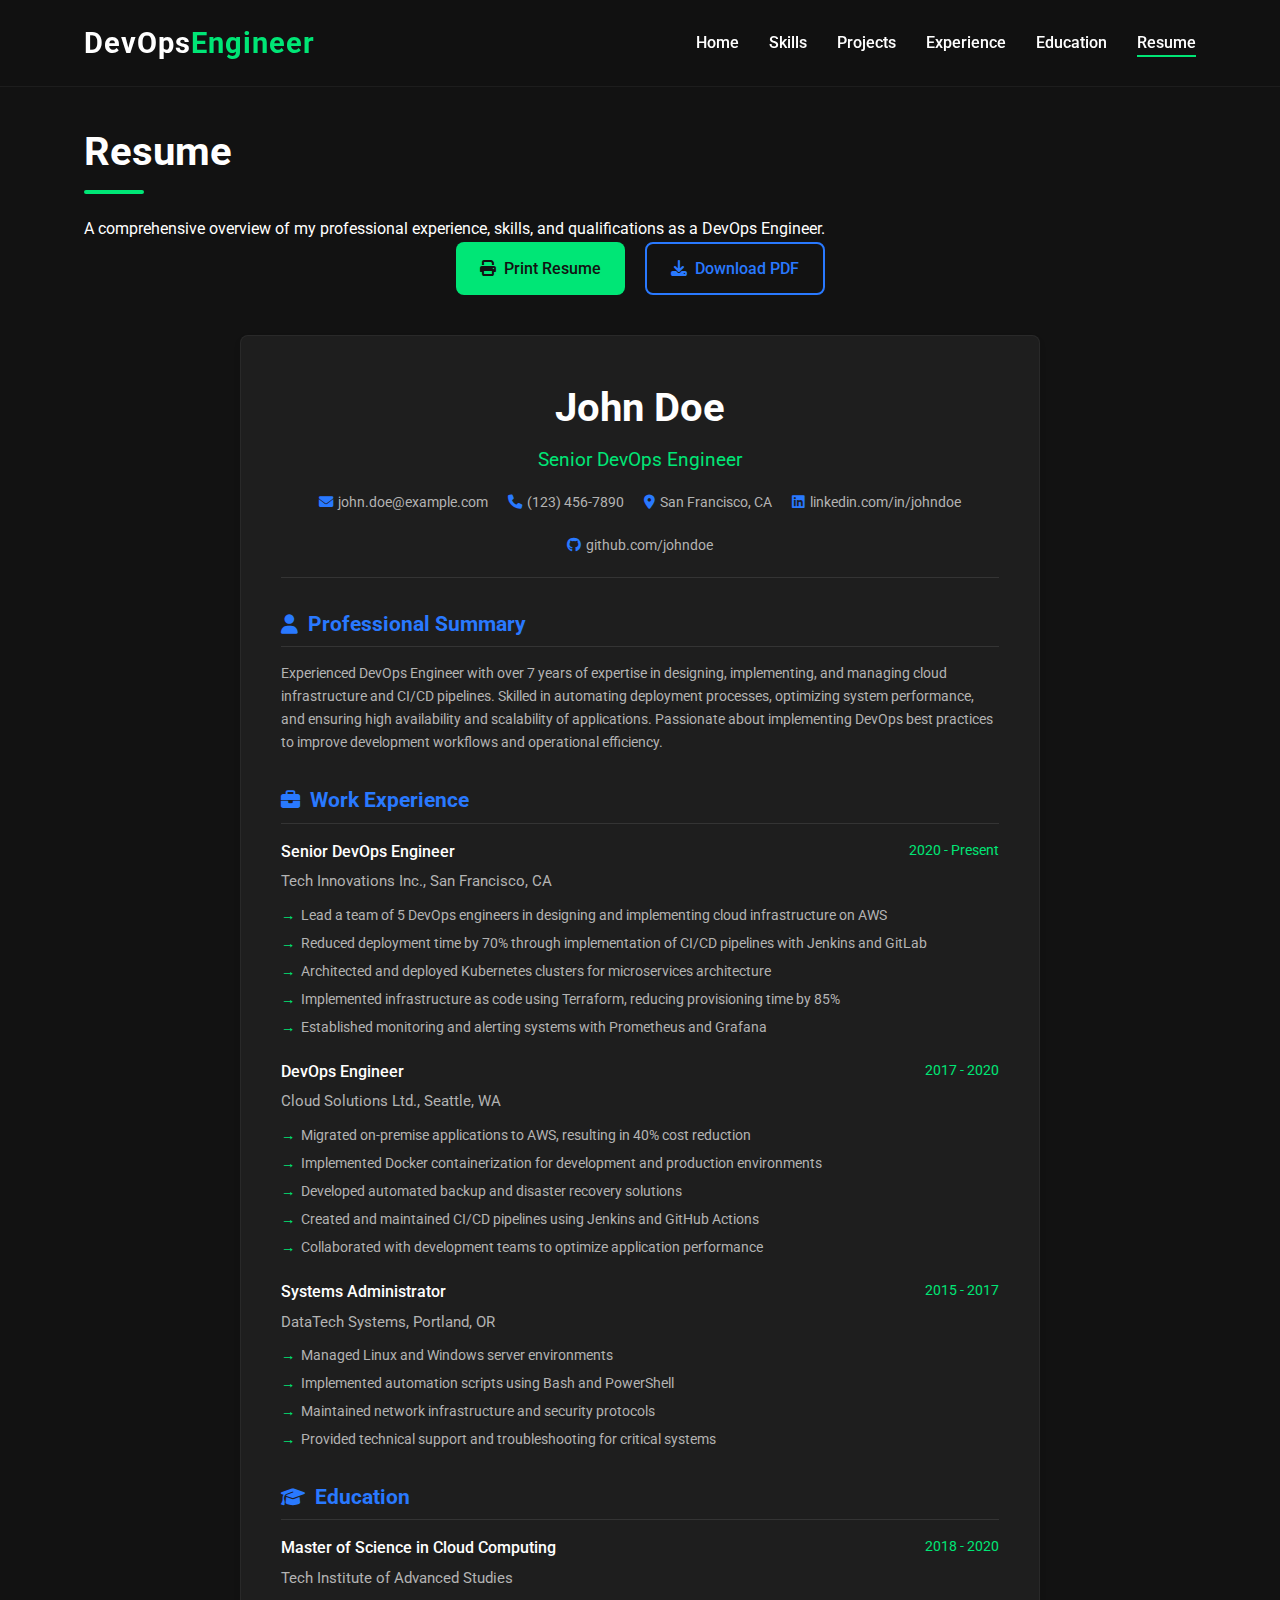
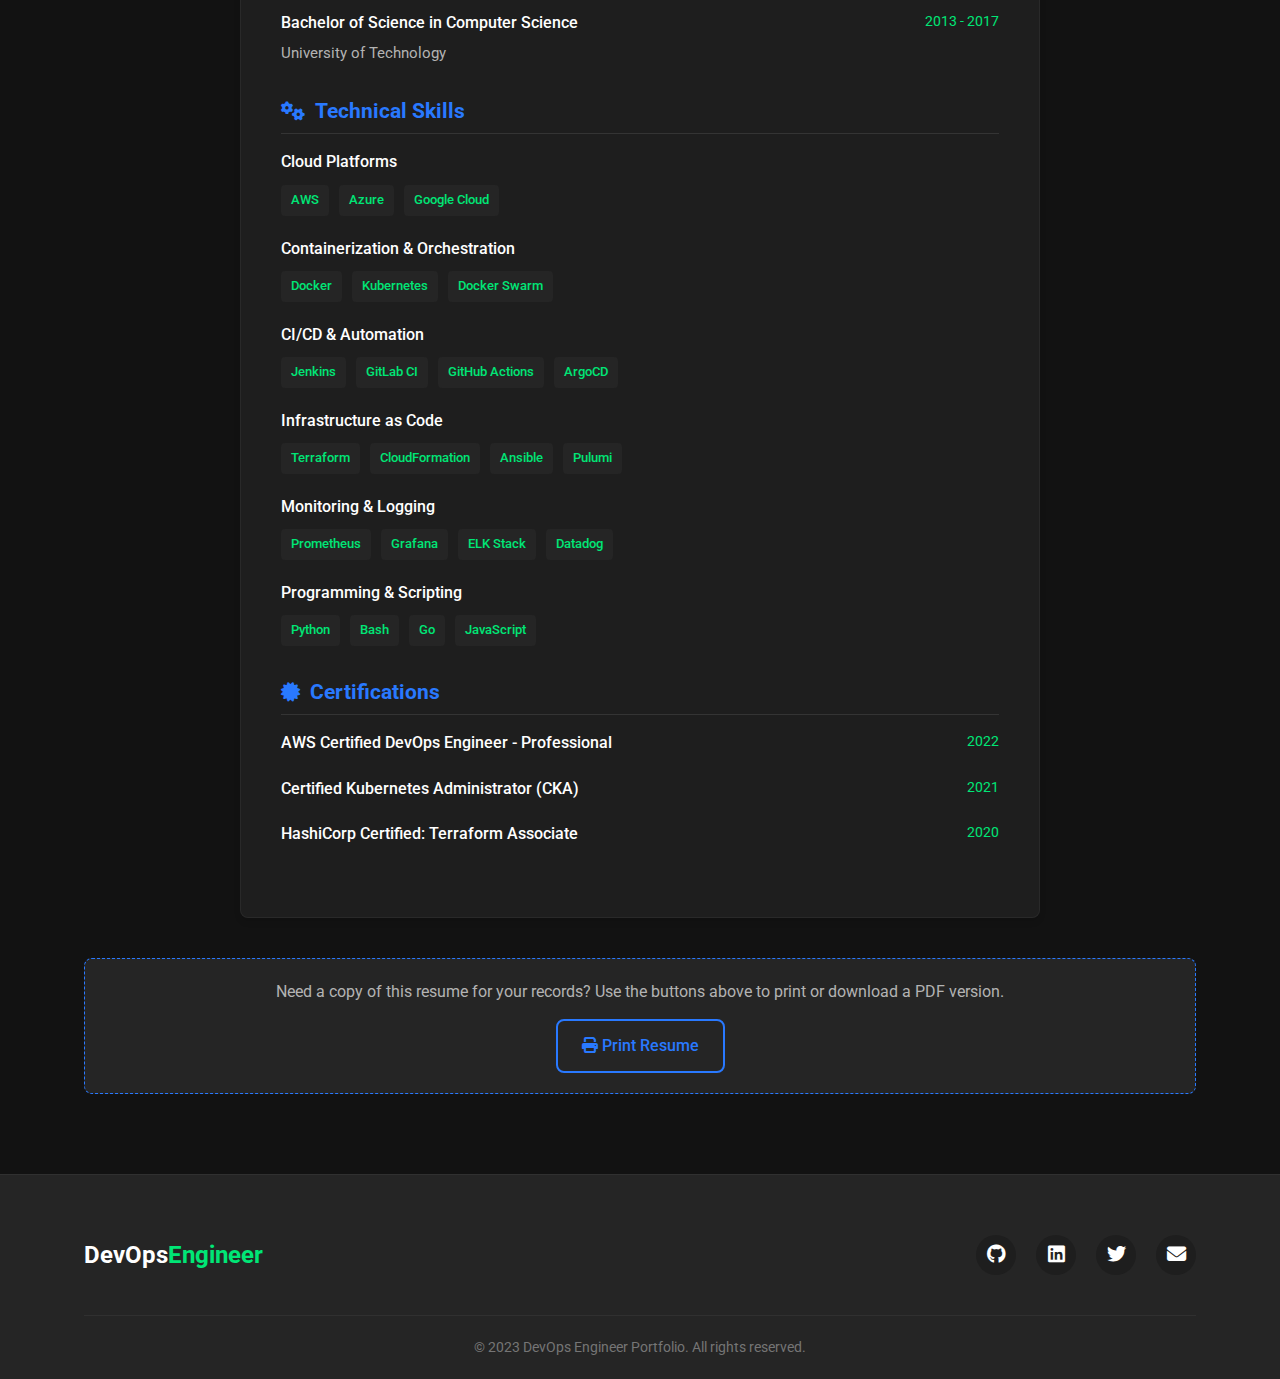
<file: resume.html>
<!DOCTYPE html>
<html lang="en">
<head>
    <meta charset="UTF-8">
    <meta name="viewport" content="width=device-width, initial-scale=1.0">
    <title>Resume | DevOps Engineer Portfolio</title>
    <link rel="stylesheet" href="css/style.css">
    <link rel="stylesheet" href="https://cdnjs.cloudflare.com/ajax/libs/font-awesome/6.4.0/css/all.min.css">
    <link href="https://fonts.googleapis.com/css2?family=Roboto:wght@300;400;500;700&family=Source+Code+Pro:wght@400;600&display=swap" rel="stylesheet">
    <style>
        /* Resume Page Specific Styles */
        .resume-container {
            padding: 120px 0 80px;
        }
        
        .resume-actions {
            display: flex;
            justify-content: center;
            margin-bottom: 40px;
        }
        
        .resume-actions .btn {
            margin: 0 10px;
            display: flex;
            align-items: center;
            gap: 8px;
        }
        
        .resume-preview {
            background-color: var(--bg-secondary);
            border-radius: var(--border-radius);
            padding: 40px;
            max-width: 800px;
            margin: 0 auto;
            border: 1px solid rgba(255, 255, 255, 0.05);
            box-shadow: var(--shadow);
        }
        
        .resume-header {
            text-align: center;
            margin-bottom: 30px;
            padding-bottom: 20px;
            border-bottom: 1px solid rgba(255, 255, 255, 0.1);
        }
        
        .resume-name {
            font-size: 2.5rem;
            margin-bottom: 5px;
            color: var(--text-primary);
        }
        
        .resume-title {
            font-size: 1.2rem;
            color: var(--accent-primary);
            margin-bottom: 15px;
        }
        
        .resume-contact {
            display: flex;
            justify-content: center;
            flex-wrap: wrap;
            gap: 20px;
            font-size: 0.9rem;
            color: var(--text-secondary);
        }
        
        .resume-contact-item {
            display: flex;
            align-items: center;
            gap: 5px;
        }
        
        .resume-contact-item i {
            color: var(--accent-secondary);
        }
        
        .resume-section {
            margin-bottom: 30px;
        }
        
        .resume-section-title {
            font-size: 1.3rem;
            color: var(--accent-secondary);
            margin-bottom: 15px;
            padding-bottom: 5px;
            border-bottom: 1px solid rgba(255, 255, 255, 0.1);
            display: flex;
            align-items: center;
            gap: 10px;
        }
        
        .resume-section-title i {
            font-size: 1.2rem;
        }
        
        .resume-item {
            margin-bottom: 20px;
            position: relative;
        }
        
        .resume-item-header {
            display: flex;
            justify-content: space-between;
            margin-bottom: 5px;
        }
        
        .resume-item-title {
            font-weight: 500;
            color: var(--text-primary);
        }
        
        .resume-item-date {
            color: var(--accent-primary);
            font-size: 0.9rem;
        }
        
        .resume-item-subtitle {
            color: var(--text-secondary);
            margin-bottom: 10px;
            font-size: 0.95rem;
        }
        
        .resume-item-description {
            color: var(--text-secondary);
            font-size: 0.9rem;
            margin-bottom: 10px;
        }
        
        .resume-item-bullets {
            list-style-type: none;
            padding-left: 0;
        }
        
        .resume-item-bullets li {
            position: relative;
            padding-left: 20px;
            margin-bottom: 5px;
            color: var(--text-secondary);
            font-size: 0.9rem;
        }
        
        .resume-item-bullets li::before {
            content: '→';
            position: absolute;
            left: 0;
            color: var(--accent-primary);
        }
        
        .skills-list {
            display: flex;
            flex-wrap: wrap;
            gap: 10px;
            margin-top: 10px;
        }
        
        .skill-tag {
            background-color: var(--bg-tertiary);
            color: var(--accent-primary);
            padding: 5px 10px;
            border-radius: 4px;
            font-size: 0.8rem;
            font-weight: 500;
        }
        
        .download-prompt {
            text-align: center;
            margin-top: 40px;
            padding: 20px;
            background-color: var(--bg-tertiary);
            border-radius: var(--border-radius);
            border: 1px dashed var(--accent-secondary);
        }
        
        .download-prompt p {
            margin-bottom: 15px;
            color: var(--text-secondary);
        }
        
        @media print {
            body {
                background-color: white;
                color: black;
            }
            
            header, footer, .resume-actions, .download-prompt {
                display: none;
            }
            
            .resume-preview {
                box-shadow: none;
                border: none;
                padding: 0;
            }
        }
        
        @media (max-width: 768px) {
            .resume-preview {
                padding: 20px;
            }
            
            .resume-contact {
                flex-direction: column;
                align-items: center;
                gap: 10px;
            }
        }
    </style>
</head>
<body>
    <header>
        <div class="container">
            <nav>
                <div class="logo">DevOps<span>Engineer</span></div>
                <ul class="nav-links">
                    <li><a href="index.html">Home</a></li>
                    <li><a href="skills.html">Skills</a></li>
                    <li><a href="projects.html">Projects</a></li>
                    <li><a href="experience.html">Experience</a></li>
                    <li><a href="education.html">Education</a></li>
                    <li><a href="resume.html" class="active">Resume</a></li>
                </ul>
                <div class="hamburger">
                    <span></span>
                    <span></span>
                    <span></span>
                </div>
            </nav>
        </div>
    </header>

    <main>
        <section class="resume-container">
            <div class="container">
                <h2 class="section-title">Resume</h2>
                <p class="section-description">A comprehensive overview of my professional experience, skills, and qualifications as a DevOps Engineer.</p>
                
                <div class="resume-actions">
                    <a href="#" class="btn primary" onclick="window.print(); return false;"><i class="fas fa-print"></i> Print Resume</a>
                    <a href="#" class="btn secondary"><i class="fas fa-download"></i> Download PDF</a>
                </div>
                
                <div class="resume-preview">
                    <div class="resume-header">
                        <h1 class="resume-name">John Doe</h1>
                        <div class="resume-title">Senior DevOps Engineer</div>
                        <div class="resume-contact">
                            <div class="resume-contact-item">
                                <i class="fas fa-envelope"></i>
                                <span>john.doe@example.com</span>
                            </div>
                            <div class="resume-contact-item">
                                <i class="fas fa-phone"></i>
                                <span>(123) 456-7890</span>
                            </div>
                            <div class="resume-contact-item">
                                <i class="fas fa-map-marker-alt"></i>
                                <span>San Francisco, CA</span>
                            </div>
                            <div class="resume-contact-item">
                                <i class="fab fa-linkedin"></i>
                                <span>linkedin.com/in/johndoe</span>
                            </div>
                            <div class="resume-contact-item">
                                <i class="fab fa-github"></i>
                                <span>github.com/johndoe</span>
                            </div>
                        </div>
                    </div>
                    
                    <div class="resume-section">
                        <h3 class="resume-section-title"><i class="fas fa-user"></i> Professional Summary</h3>
                        <p class="resume-item-description">Experienced DevOps Engineer with over 7 years of expertise in designing, implementing, and managing cloud infrastructure and CI/CD pipelines. Skilled in automating deployment processes, optimizing system performance, and ensuring high availability and scalability of applications. Passionate about implementing DevOps best practices to improve development workflows and operational efficiency.</p>
                    </div>
                    
                    <div class="resume-section">
                        <h3 class="resume-section-title"><i class="fas fa-briefcase"></i> Work Experience</h3>
                        
                        <div class="resume-item">
                            <div class="resume-item-header">
                                <div class="resume-item-title">Senior DevOps Engineer</div>
                                <div class="resume-item-date">2020 - Present</div>
                            </div>
                            <div class="resume-item-subtitle">Tech Innovations Inc., San Francisco, CA</div>
                            <ul class="resume-item-bullets">
                                <li>Lead a team of 5 DevOps engineers in designing and implementing cloud infrastructure on AWS</li>
                                <li>Reduced deployment time by 70% through implementation of CI/CD pipelines with Jenkins and GitLab</li>
                                <li>Architected and deployed Kubernetes clusters for microservices architecture</li>
                                <li>Implemented infrastructure as code using Terraform, reducing provisioning time by 85%</li>
                                <li>Established monitoring and alerting systems with Prometheus and Grafana</li>
                            </ul>
                        </div>
                        
                        <div class="resume-item">
                            <div class="resume-item-header">
                                <div class="resume-item-title">DevOps Engineer</div>
                                <div class="resume-item-date">2017 - 2020</div>
                            </div>
                            <div class="resume-item-subtitle">Cloud Solutions Ltd., Seattle, WA</div>
                            <ul class="resume-item-bullets">
                                <li>Migrated on-premise applications to AWS, resulting in 40% cost reduction</li>
                                <li>Implemented Docker containerization for development and production environments</li>
                                <li>Developed automated backup and disaster recovery solutions</li>
                                <li>Created and maintained CI/CD pipelines using Jenkins and GitHub Actions</li>
                                <li>Collaborated with development teams to optimize application performance</li>
                            </ul>
                        </div>
                        
                        <div class="resume-item">
                            <div class="resume-item-header">
                                <div class="resume-item-title">Systems Administrator</div>
                                <div class="resume-item-date">2015 - 2017</div>
                            </div>
                            <div class="resume-item-subtitle">DataTech Systems, Portland, OR</div>
                            <ul class="resume-item-bullets">
                                <li>Managed Linux and Windows server environments</li>
                                <li>Implemented automation scripts using Bash and PowerShell</li>
                                <li>Maintained network infrastructure and security protocols</li>
                                <li>Provided technical support and troubleshooting for critical systems</li>
                            </ul>
                        </div>
                    </div>
                    
                    <div class="resume-section">
                        <h3 class="resume-section-title"><i class="fas fa-graduation-cap"></i> Education</h3>
                        
                        <div class="resume-item">
                            <div class="resume-item-header">
                                <div class="resume-item-title">Master of Science in Cloud Computing</div>
                                <div class="resume-item-date">2018 - 2020</div>
                            </div>
                            <div class="resume-item-subtitle">Tech Institute of Advanced Studies</div>
                        </div>
                        
                        <div class="resume-item">
                            <div class="resume-item-header">
                                <div class="resume-item-title">Bachelor of Science in Computer Science</div>
                                <div class="resume-item-date">2013 - 2017</div>
                            </div>
                            <div class="resume-item-subtitle">University of Technology</div>
                        </div>
                    </div>
                    
                    <div class="resume-section">
                        <h3 class="resume-section-title"><i class="fas fa-cogs"></i> Technical Skills</h3>
                        
                        <div class="resume-item">
                            <div class="resume-item-title">Cloud Platforms</div>
                            <div class="skills-list">
                                <span class="skill-tag">AWS</span>
                                <span class="skill-tag">Azure</span>
                                <span class="skill-tag">Google Cloud</span>
                            </div>
                        </div>
                        
                        <div class="resume-item">
                            <div class="resume-item-title">Containerization & Orchestration</div>
                            <div class="skills-list">
                                <span class="skill-tag">Docker</span>
                                <span class="skill-tag">Kubernetes</span>
                                <span class="skill-tag">Docker Swarm</span>
                            </div>
                        </div>
                        
                        <div class="resume-item">
                            <div class="resume-item-title">CI/CD & Automation</div>
                            <div class="skills-list">
                                <span class="skill-tag">Jenkins</span>
                                <span class="skill-tag">GitLab CI</span>
                                <span class="skill-tag">GitHub Actions</span>
                                <span class="skill-tag">ArgoCD</span>
                            </div>
                        </div>
                        
                        <div class="resume-item">
                            <div class="resume-item-title">Infrastructure as Code</div>
                            <div class="skills-list">
                                <span class="skill-tag">Terraform</span>
                                <span class="skill-tag">CloudFormation</span>
                                <span class="skill-tag">Ansible</span>
                                <span class="skill-tag">Pulumi</span>
                            </div>
                        </div>
                        
                        <div class="resume-item">
                            <div class="resume-item-title">Monitoring & Logging</div>
                            <div class="skills-list">
                                <span class="skill-tag">Prometheus</span>
                                <span class="skill-tag">Grafana</span>
                                <span class="skill-tag">ELK Stack</span>
                                <span class="skill-tag">Datadog</span>
                            </div>
                        </div>
                        
                        <div class="resume-item">
                            <div class="resume-item-title">Programming & Scripting</div>
                            <div class="skills-list">
                                <span class="skill-tag">Python</span>
                                <span class="skill-tag">Bash</span>
                                <span class="skill-tag">Go</span>
                                <span class="skill-tag">JavaScript</span>
                            </div>
                        </div>
                    </div>
                    
                    <div class="resume-section">
                        <h3 class="resume-section-title"><i class="fas fa-certificate"></i> Certifications</h3>
                        
                        <div class="resume-item">
                            <div class="resume-item-header">
                                <div class="resume-item-title">AWS Certified DevOps Engineer - Professional</div>
                                <div class="resume-item-date">2022</div>
                            </div>
                        </div>
                        
                        <div class="resume-item">
                            <div class="resume-item-header">
                                <div class="resume-item-title">Certified Kubernetes Administrator (CKA)</div>
                                <div class="resume-item-date">2021</div>
                            </div>
                        </div>
                        
                        <div class="resume-item">
                            <div class="resume-item-header">
                                <div class="resume-item-title">HashiCorp Certified: Terraform Associate</div>
                                <div class="resume-item-date">2020</div>
                            </div>
                        </div>
                    </div>
                </div>
                
                <div class="download-prompt">
                    <p>Need a copy of this resume for your records? Use the buttons above to print or download a PDF version.</p>
                    <a href="#" class="btn secondary" onclick="window.print(); return false;"><i class="fas fa-print"></i> Print Resume</a>
                </div>
            </div>
        </section>
    </main>

    <footer>
        <div class="container">
            <div class="footer-content">
                <div class="footer-logo">DevOps<span>Engineer</span></div>
                <div class="social-links">
                    <a href="#" class="social-icon"><i class="fab fa-github"></i></a>
                    <a href="#" class="social-icon"><i class="fab fa-linkedin"></i></a>
                    <a href="#" class="social-icon"><i class="fab fa-twitter"></i></a>
                    <a href="#" class="social-icon"><i class="fas fa-envelope"></i></a>
                </div>
            </div>
            <div class="footer-bottom">
                <p>&copy; 2023 DevOps Engineer Portfolio. All rights reserved.</p>
            </div>
        </div>
    </footer>

    <script src="js/script.js"></script>
</body>
</html>
</file>
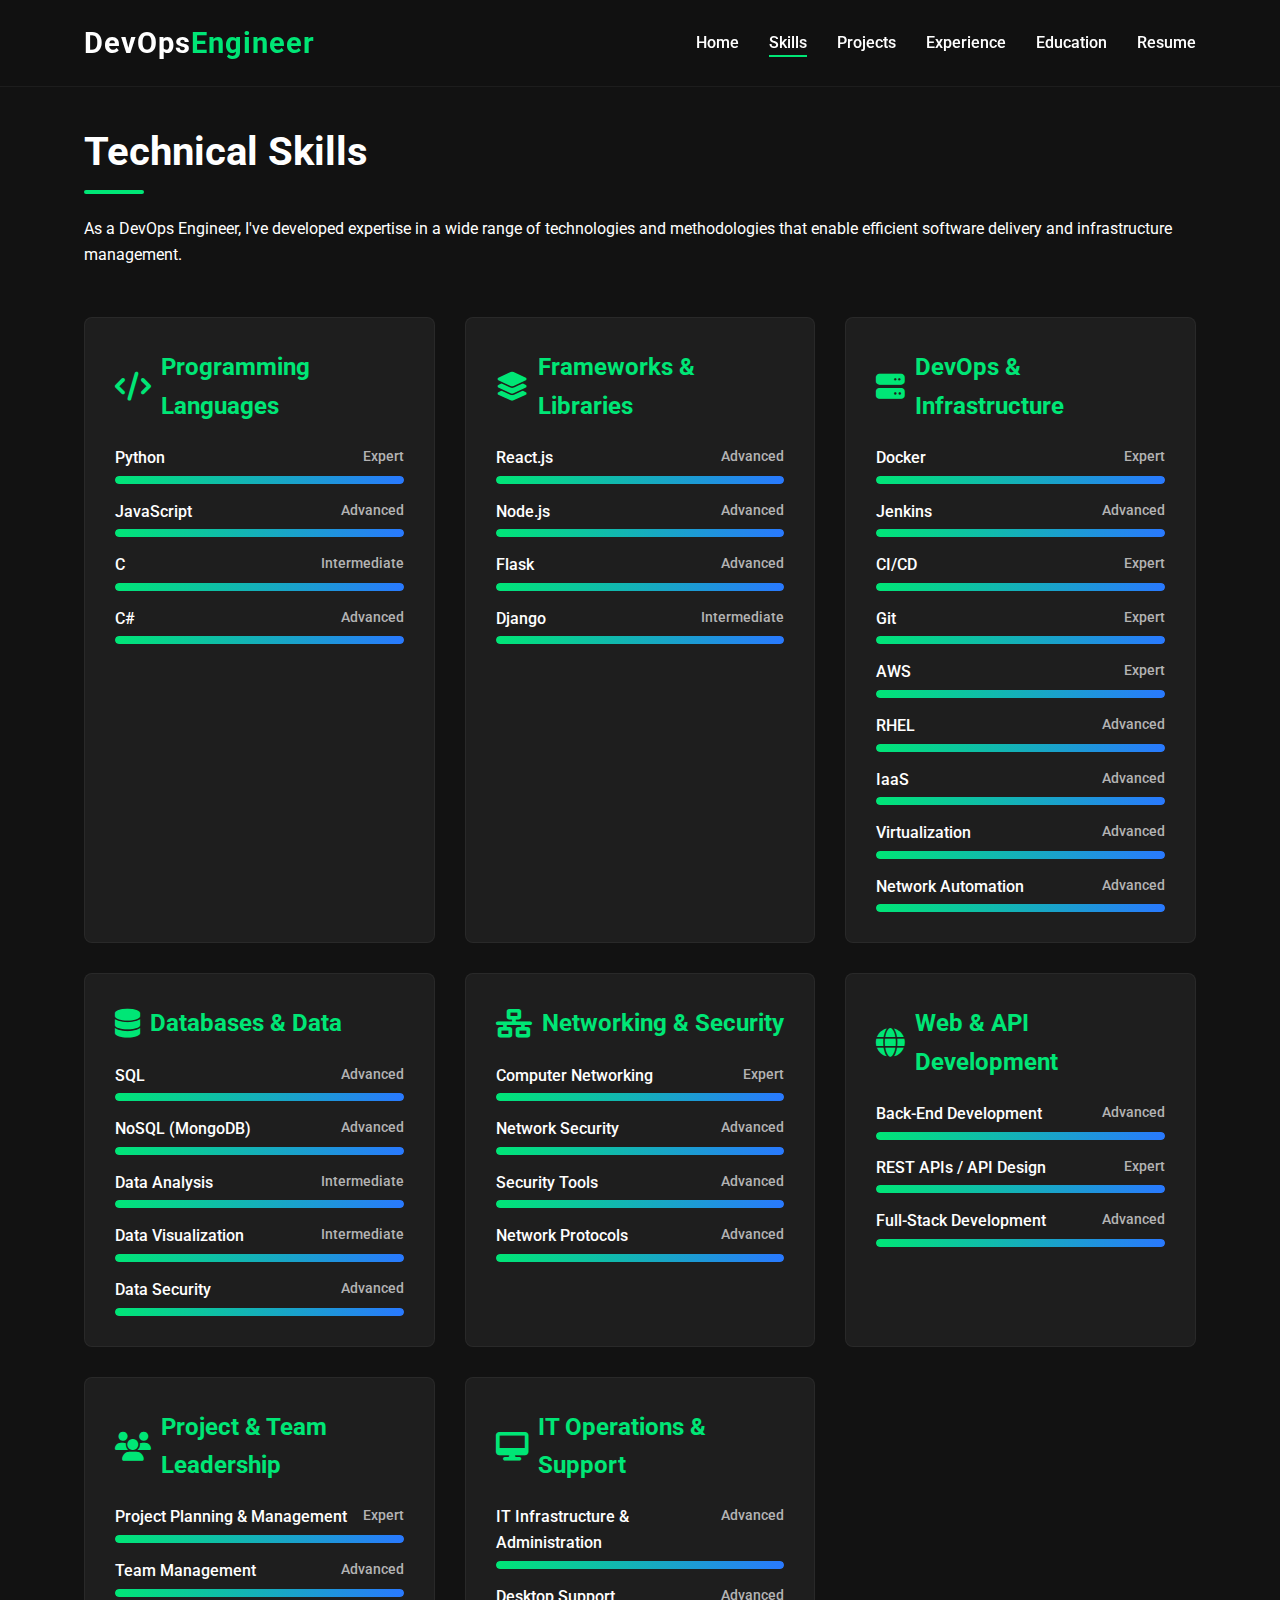
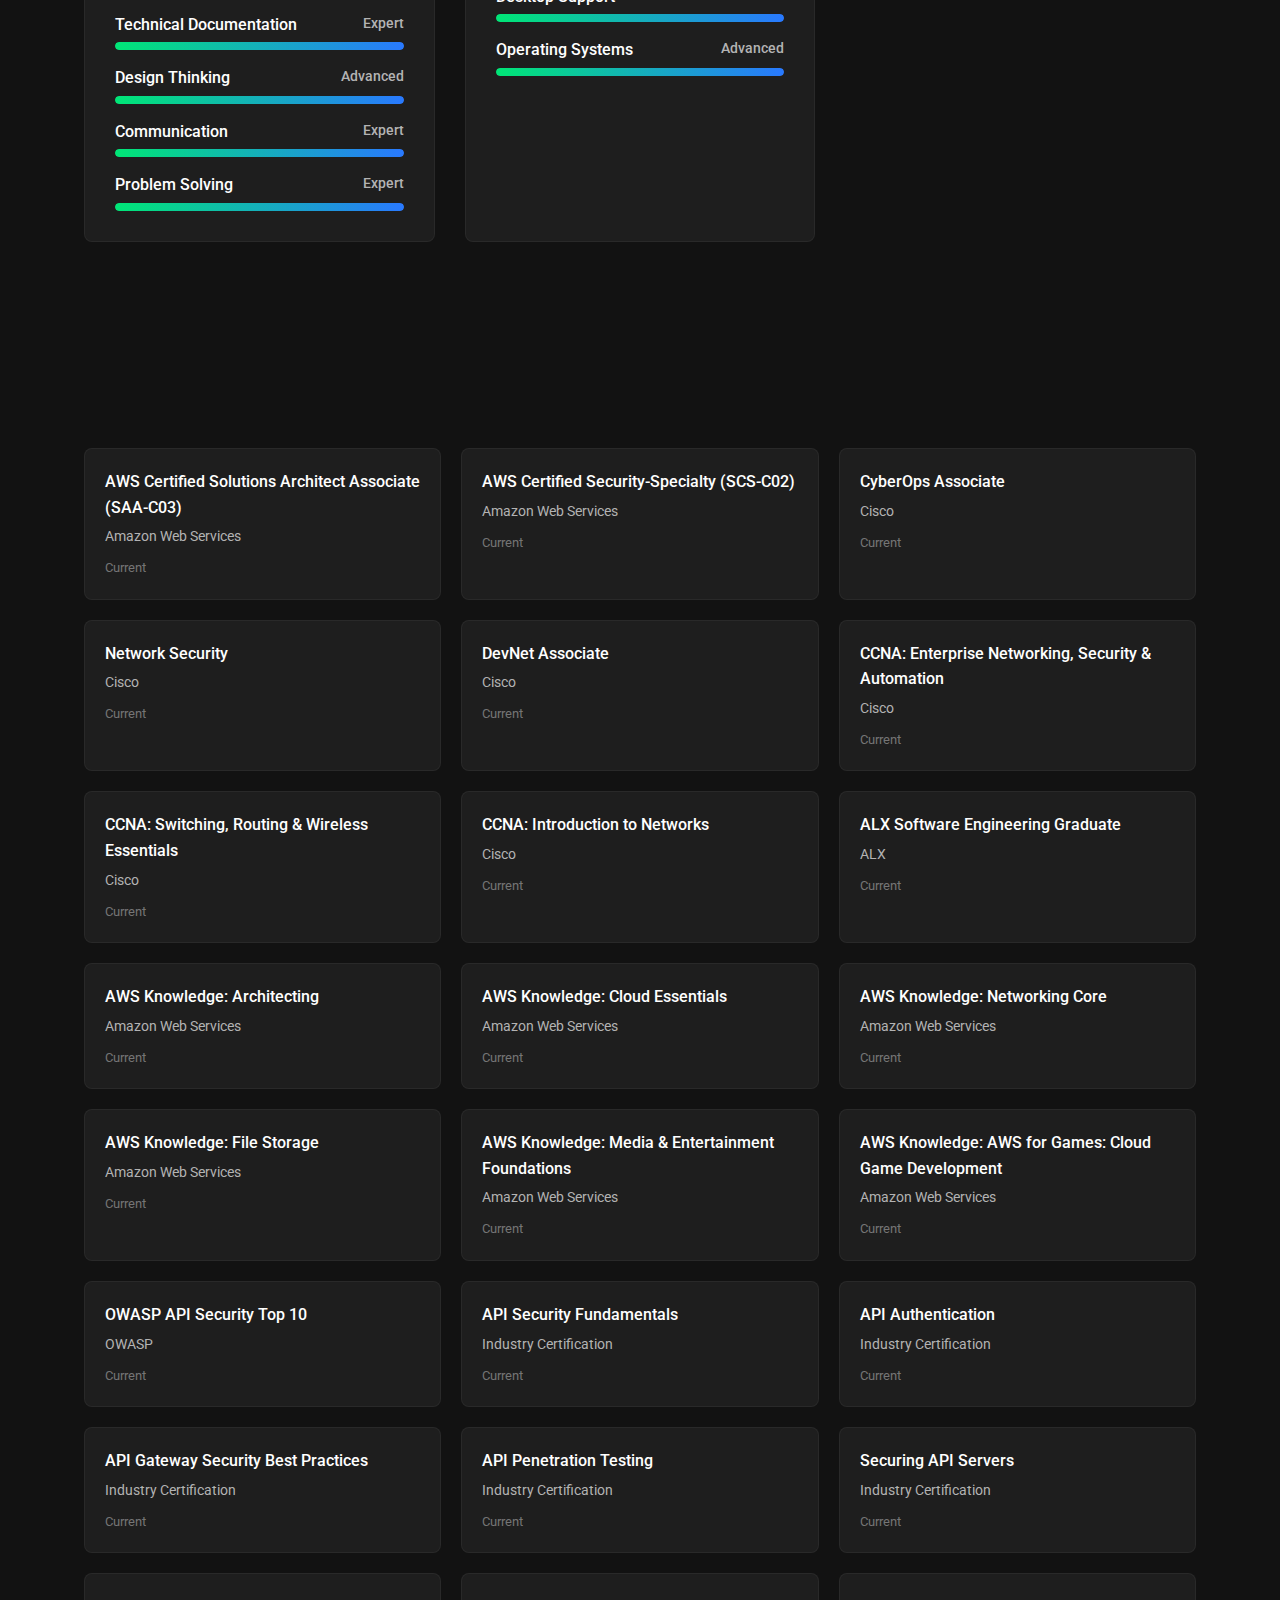
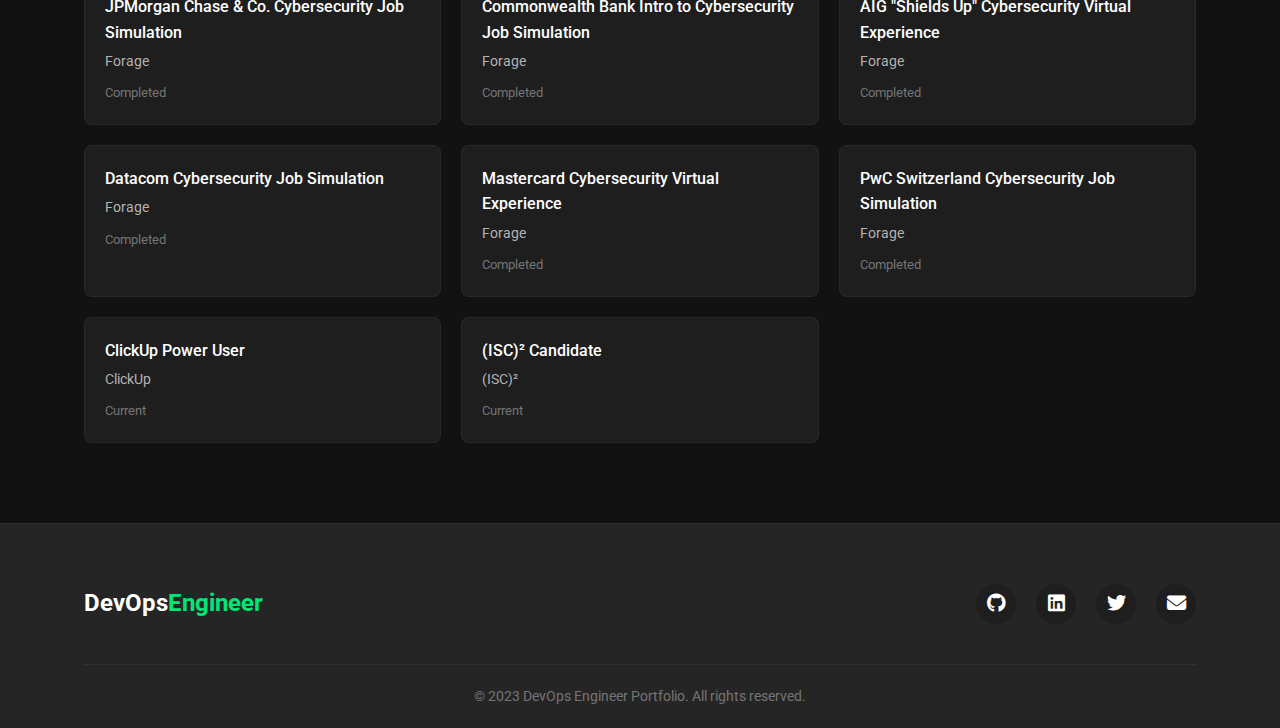
<file: skills.html>
<!DOCTYPE html>
<html lang="en">
<head>
    <meta charset="UTF-8">
    <meta name="viewport" content="width=device-width, initial-scale=1.0">
    <title>Skills | DevOps Engineer Portfolio</title>
    <link rel="stylesheet" href="css/style.css">
    <link rel="stylesheet" href="https://cdnjs.cloudflare.com/ajax/libs/font-awesome/6.4.0/css/all.min.css">
    <link href="https://fonts.googleapis.com/css2?family=Roboto:wght@300;400;500;700&family=Source+Code+Pro:wght@400;600&display=swap" rel="stylesheet">
    <style>
        /* Skills Page Specific Styles */
        .skills-container {
            padding: 120px 0 80px;
        }
        
        /* Contact Form Styles */
        .contact-section {
            padding: 80px 0;
            background-color: var(--bg-primary);
        }
        
        .contact-container {
            margin-top: 40px;
            max-width: 700px;
        }
        
        .contact-form {
            background-color: var(--bg-secondary);
            border-radius: var(--border-radius);
            padding: 30px;
            border: 1px solid rgba(255, 255, 255, 0.05);
            transition: var(--transition);
        }
        
        .contact-form:hover {
            border-color: rgba(255, 255, 255, 0.1);
            box-shadow: var(--shadow);
        }
        
        .form-group {
            margin-bottom: 20px;
        }
        
        .form-group label {
            display: block;
            margin-bottom: 8px;
            font-weight: 500;
            color: var(--text-secondary);
        }
        
        .form-group input,
        .form-group textarea {
            width: 100%;
            padding: 12px 15px;
            background-color: var(--bg-tertiary);
            border: 1px solid rgba(255, 255, 255, 0.1);
            border-radius: var(--border-radius);
            color: var(--text-primary);
            font-family: 'Roboto', sans-serif;
            font-size: 1rem;
            transition: var(--transition);
        }
        
        .form-group input:focus,
        .form-group textarea:focus {
            outline: none;
            border-color: var(--accent-primary);
            box-shadow: 0 0 0 2px rgba(0, 230, 118, 0.2);
        }
        
        .form-group textarea {
            resize: vertical;
        }
        
        .skills-grid {
            display: grid;
            grid-template-columns: repeat(auto-fill, minmax(300px, 1fr));
            gap: 30px;
            margin-top: 50px;
        }
        
        .skill-category {
            background-color: var(--bg-secondary);
            border-radius: var(--border-radius);
            padding: 30px;
            border: 1px solid rgba(255, 255, 255, 0.05);
            transition: var(--transition);
        }
        
        .skill-category:hover {
            transform: translateY(-5px);
            box-shadow: var(--shadow);
            border-color: rgba(255, 255, 255, 0.1);
        }
        
        .skill-category h3 {
            font-size: 1.5rem;
            margin-bottom: 20px;
            color: var(--accent-primary);
            display: flex;
            align-items: center;
            gap: 10px;
        }
        
        .skill-category h3 i {
            font-size: 1.8rem;
        }
        
        .skill-list {
            display: flex;
            flex-direction: column;
            gap: 15px;
        }
        
        .skill-item {
            display: flex;
            flex-direction: column;
            gap: 5px;
        }
        
        .skill-name {
            font-weight: 500;
            display: flex;
            justify-content: space-between;
        }
        
        .skill-level {
            color: var(--text-secondary);
            font-size: 0.9rem;
        }
        
        .progress-bar {
            height: 8px;
            background-color: var(--bg-tertiary);
            border-radius: 4px;
            overflow: hidden;
        }
        
        .progress {
            height: 100%;
            border-radius: 4px;
            background: linear-gradient(90deg, var(--accent-primary), var(--accent-secondary));
            transition: width 1s ease-in-out;
        }
        
        .skill-item.animate .progress {
            animation: fillProgress 1.5s ease-out forwards;
        }
        
        @keyframes fillProgress {
            from { width: 0; }
            to { width: var(--progress-width); }
        }
        
        .certifications {
            margin-top: 80px;
        }
        
        .cert-list {
            display: grid;
            grid-template-columns: repeat(auto-fill, minmax(300px, 1fr));
            gap: 20px;
            margin-top: 30px;
        }
        
        .cert-item {
            background-color: var(--bg-secondary);
            border-radius: var(--border-radius);
            padding: 20px;
            border: 1px solid rgba(255, 255, 255, 0.05);
            transition: var(--transition);
        }
        
        .cert-item:hover {
            transform: translateY(-3px);
            border-color: var(--accent-secondary);
        }
        
        .cert-name {
            font-weight: 500;
            margin-bottom: 5px;
            color: var(--text-primary);
        }
        
        .cert-issuer {
            color: var(--text-secondary);
            font-size: 0.9rem;
            margin-bottom: 10px;
        }
        
        .cert-date {
            color: var(--text-tertiary);
            font-size: 0.8rem;
        }
        
        @media (max-width: 768px) {
            .skills-grid, .cert-list {
                grid-template-columns: 1fr;
            }
        }
    </style>
</head>
<body>
    <header>
        <div class="container">
            <nav>
                <div class="logo">DevOps<span>Engineer</span></div>
                <ul class="nav-links">
                    <li><a href="index.html">Home</a></li>
                    <li><a href="skills.html" class="active">Skills</a></li>
                    <li><a href="projects.html">Projects</a></li>
                    <li><a href="experience.html">Experience</a></li>
                    <li><a href="education.html">Education</a></li>
                    <li><a href="resume.html">Resume</a></li>
                </ul>
                <div class="hamburger">
                    <span></span>
                    <span></span>
                    <span></span>
                </div>
            </nav>
        </div>
    </header>

    <main>
        <section class="skills-container">
            <div class="container">
                <h2 class="section-title">Technical Skills</h2>
                <p class="section-description">As a DevOps Engineer, I've developed expertise in a wide range of technologies and methodologies that enable efficient software delivery and infrastructure management.</p>
                
                <div class="skills-grid">
                    <div class="skill-category">
                        <h3><i class="fas fa-code"></i> Programming Languages</h3>
                        <div class="skill-list">
                            <div class="skill-item" data-progress="90">
                                <div class="skill-name">
                                    <span>Python</span>
                                    <span class="skill-level">Expert</span>
                                </div>
                                <div class="progress-bar">
                                    <div class="progress" style="--progress-width: 90%"></div>
                                </div>
                            </div>
                            <div class="skill-item" data-progress="85">
                                <div class="skill-name">
                                    <span>JavaScript</span>
                                    <span class="skill-level">Advanced</span>
                                </div>
                                <div class="progress-bar">
                                    <div class="progress" style="--progress-width: 85%"></div>
                                </div>
                            </div>
                            <div class="skill-item" data-progress="75">
                                <div class="skill-name">
                                    <span>C</span>
                                    <span class="skill-level">Intermediate</span>
                                </div>
                                <div class="progress-bar">
                                    <div class="progress" style="--progress-width: 75%"></div>
                                </div>
                            </div>
                            <div class="skill-item" data-progress="80">
                                <div class="skill-name">
                                    <span>C#</span>
                                    <span class="skill-level">Advanced</span>
                                </div>
                                <div class="progress-bar">
                                    <div class="progress" style="--progress-width: 80%"></div>
                                </div>
                            </div>
                        </div>
                    </div>
                    
                    <div class="skill-category">
                        <h3><i class="fas fa-layer-group"></i> Frameworks & Libraries</h3>
                        <div class="skill-list">
                            <div class="skill-item" data-progress="85">
                                <div class="skill-name">
                                    <span>React.js</span>
                                    <span class="skill-level">Advanced</span>
                                </div>
                                <div class="progress-bar">
                                    <div class="progress" style="--progress-width: 85%"></div>
                                </div>
                            </div>
                            <div class="skill-item" data-progress="85">
                                <div class="skill-name">
                                    <span>Node.js</span>
                                    <span class="skill-level">Advanced</span>
                                </div>
                                <div class="progress-bar">
                                    <div class="progress" style="--progress-width: 85%"></div>
                                </div>
                            </div>
                            <div class="skill-item" data-progress="80">
                                <div class="skill-name">
                                    <span>Flask</span>
                                    <span class="skill-level">Advanced</span>
                                </div>
                                <div class="progress-bar">
                                    <div class="progress" style="--progress-width: 80%"></div>
                                </div>
                            </div>
                            <div class="skill-item" data-progress="75">
                                <div class="skill-name">
                                    <span>Django</span>
                                    <span class="skill-level">Intermediate</span>
                                </div>
                                <div class="progress-bar">
                                    <div class="progress" style="--progress-width: 75%"></div>
                                </div>
                            </div>
                        </div>
                    </div>
                    
                    <div class="skill-category">
                        <h3><i class="fas fa-server"></i> DevOps & Infrastructure</h3>
                        <div class="skill-list">
                            <div class="skill-item" data-progress="90">
                                <div class="skill-name">
                                    <span>Docker</span>
                                    <span class="skill-level">Expert</span>
                                </div>
                                <div class="progress-bar">
                                    <div class="progress" style="--progress-width: 90%"></div>
                                </div>
                            </div>
                            <div class="skill-item" data-progress="85">
                                <div class="skill-name">
                                    <span>Jenkins</span>
                                    <span class="skill-level">Advanced</span>
                                </div>
                                <div class="progress-bar">
                                    <div class="progress" style="--progress-width: 85%"></div>
                                </div>
                            </div>
                            <div class="skill-item" data-progress="90">
                                <div class="skill-name">
                                    <span>CI/CD</span>
                                    <span class="skill-level">Expert</span>
                                </div>
                                <div class="progress-bar">
                                    <div class="progress" style="--progress-width: 90%"></div>
                                </div>
                            </div>
                            <div class="skill-item" data-progress="95">
                                <div class="skill-name">
                                    <span>Git</span>
                                    <span class="skill-level">Expert</span>
                                </div>
                                <div class="progress-bar">
                                    <div class="progress" style="--progress-width: 95%"></div>
                                </div>
                            </div>
                            <div class="skill-item" data-progress="90">
                                <div class="skill-name">
                                    <span>AWS</span>
                                    <span class="skill-level">Expert</span>
                                </div>
                                <div class="progress-bar">
                                    <div class="progress" style="--progress-width: 90%"></div>
                                </div>
                            </div>
                            <div class="skill-item" data-progress="85">
                                <div class="skill-name">
                                    <span>RHEL</span>
                                    <span class="skill-level">Advanced</span>
                                </div>
                                <div class="progress-bar">
                                    <div class="progress" style="--progress-width: 85%"></div>
                                </div>
                            </div>
                            <div class="skill-item" data-progress="80">
                                <div class="skill-name">
                                    <span>IaaS</span>
                                    <span class="skill-level">Advanced</span>
                                </div>
                                <div class="progress-bar">
                                    <div class="progress" style="--progress-width: 80%"></div>
                                </div>
                            </div>
                            <div class="skill-item" data-progress="85">
                                <div class="skill-name">
                                    <span>Virtualization</span>
                                    <span class="skill-level">Advanced</span>
                                </div>
                                <div class="progress-bar">
                                    <div class="progress" style="--progress-width: 85%"></div>
                                </div>
                            </div>
                            <div class="skill-item" data-progress="80">
                                <div class="skill-name">
                                    <span>Network Automation</span>
                                    <span class="skill-level">Advanced</span>
                                </div>
                                <div class="progress-bar">
                                    <div class="progress" style="--progress-width: 80%"></div>
                                </div>
                            </div>
                        </div>
                    </div>
                    
                    <div class="skill-category">
                        <h3><i class="fas fa-database"></i> Databases & Data</h3>
                        <div class="skill-list">
                            <div class="skill-item" data-progress="85">
                                <div class="skill-name">
                                    <span>SQL</span>
                                    <span class="skill-level">Advanced</span>
                                </div>
                                <div class="progress-bar">
                                    <div class="progress" style="--progress-width: 85%"></div>
                                </div>
                            </div>
                            <div class="skill-item" data-progress="80">
                                <div class="skill-name">
                                    <span>NoSQL (MongoDB)</span>
                                    <span class="skill-level">Advanced</span>
                                </div>
                                <div class="progress-bar">
                                    <div class="progress" style="--progress-width: 80%"></div>
                                </div>
                            </div>
                            <div class="skill-item" data-progress="75">
                                <div class="skill-name">
                                    <span>Data Analysis</span>
                                    <span class="skill-level">Intermediate</span>
                                </div>
                                <div class="progress-bar">
                                    <div class="progress" style="--progress-width: 75%"></div>
                                </div>
                            </div>
                            <div class="skill-item" data-progress="75">
                                <div class="skill-name">
                                    <span>Data Visualization</span>
                                    <span class="skill-level">Intermediate</span>
                                </div>
                                <div class="progress-bar">
                                    <div class="progress" style="--progress-width: 75%"></div>
                                </div>
                            </div>
                            <div class="skill-item" data-progress="85">
                                <div class="skill-name">
                                    <span>Data Security</span>
                                    <span class="skill-level">Advanced</span>
                                </div>
                                <div class="progress-bar">
                                    <div class="progress" style="--progress-width: 85%"></div>
                                </div>
                            </div>
                        </div>
                    </div>
                    
                    <div class="skill-category">
                        <h3><i class="fas fa-network-wired"></i> Networking & Security</h3>
                        <div class="skill-list">
                            <div class="skill-item" data-progress="90">
                                <div class="skill-name">
                                    <span>Computer Networking</span>
                                    <span class="skill-level">Expert</span>
                                </div>
                                <div class="progress-bar">
                                    <div class="progress" style="--progress-width: 90%"></div>
                                </div>
                            </div>
                            <div class="skill-item" data-progress="85">
                                <div class="skill-name">
                                    <span>Network Security</span>
                                    <span class="skill-level">Advanced</span>
                                </div>
                                <div class="progress-bar">
                                    <div class="progress" style="--progress-width: 85%"></div>
                                </div>
                            </div>
                            <div class="skill-item" data-progress="80">
                                <div class="skill-name">
                                    <span>Security Tools</span>
                                    <span class="skill-level">Advanced</span>
                                </div>
                                <div class="progress-bar">
                                    <div class="progress" style="--progress-width: 80%"></div>
                                </div>
                            </div>
                            <div class="skill-item" data-progress="85">
                                <div class="skill-name">
                                    <span>Network Protocols</span>
                                    <span class="skill-level">Advanced</span>
                                </div>
                                <div class="progress-bar">
                                    <div class="progress" style="--progress-width: 85%"></div>
                                </div>
                            </div>
                        </div>
                    </div>
                    
                    <div class="skill-category">
                        <h3><i class="fas fa-globe"></i> Web & API Development</h3>
                        <div class="skill-list">
                            <div class="skill-item" data-progress="85">
                                <div class="skill-name">
                                    <span>Back-End Development</span>
                                    <span class="skill-level">Advanced</span>
                                </div>
                                <div class="progress-bar">
                                    <div class="progress" style="--progress-width: 85%"></div>
                                </div>
                            </div>
                            <div class="skill-item" data-progress="90">
                                <div class="skill-name">
                                    <span>REST APIs / API Design</span>
                                    <span class="skill-level">Expert</span>
                                </div>
                                <div class="progress-bar">
                                    <div class="progress" style="--progress-width: 90%"></div>
                                </div>
                            </div>
                            <div class="skill-item" data-progress="85">
                                <div class="skill-name">
                                    <span>Full-Stack Development</span>
                                    <span class="skill-level">Advanced</span>
                                </div>
                                <div class="progress-bar">
                                    <div class="progress" style="--progress-width: 85%"></div>
                                </div>
                            </div>
                        </div>
                    </div>
                    
                    <div class="skill-category">
                        <h3><i class="fas fa-users"></i> Project & Team Leadership</h3>
                        <div class="skill-list">
                            <div class="skill-item" data-progress="90">
                                <div class="skill-name">
                                    <span>Project Planning & Management</span>
                                    <span class="skill-level">Expert</span>
                                </div>
                                <div class="progress-bar">
                                    <div class="progress" style="--progress-width: 90%"></div>
                                </div>
                            </div>
                            <div class="skill-item" data-progress="85">
                                <div class="skill-name">
                                    <span>Team Management</span>
                                    <span class="skill-level">Advanced</span>
                                </div>
                                <div class="progress-bar">
                                    <div class="progress" style="--progress-width: 85%"></div>
                                </div>
                            </div>
                            <div class="skill-item" data-progress="90">
                                <div class="skill-name">
                                    <span>Technical Documentation</span>
                                    <span class="skill-level">Expert</span>
                                </div>
                                <div class="progress-bar">
                                    <div class="progress" style="--progress-width: 90%"></div>
                                </div>
                            </div>
                            <div class="skill-item" data-progress="85">
                                <div class="skill-name">
                                    <span>Design Thinking</span>
                                    <span class="skill-level">Advanced</span>
                                </div>
                                <div class="progress-bar">
                                    <div class="progress" style="--progress-width: 85%"></div>
                                </div>
                            </div>
                            <div class="skill-item" data-progress="90">
                                <div class="skill-name">
                                    <span>Communication</span>
                                    <span class="skill-level">Expert</span>
                                </div>
                                <div class="progress-bar">
                                    <div class="progress" style="--progress-width: 90%"></div>
                                </div>
                            </div>
                            <div class="skill-item" data-progress="95">
                                <div class="skill-name">
                                    <span>Problem Solving</span>
                                    <span class="skill-level">Expert</span>
                                </div>
                                <div class="progress-bar">
                                    <div class="progress" style="--progress-width: 95%"></div>
                                </div>
                            </div>
                        </div>
                    </div>
                    
                    <div class="skill-category">
                        <h3><i class="fas fa-desktop"></i> IT Operations & Support</h3>
                        <div class="skill-list">
                            <div class="skill-item" data-progress="85">
                                <div class="skill-name">
                                    <span>IT Infrastructure & Administration</span>
                                    <span class="skill-level">Advanced</span>
                                </div>
                                <div class="progress-bar">
                                    <div class="progress" style="--progress-width: 85%"></div>
                                </div>
                            </div>
                            <div class="skill-item" data-progress="80">
                                <div class="skill-name">
                                    <span>Desktop Support</span>
                                    <span class="skill-level">Advanced</span>
                                </div>
                                <div class="progress-bar">
                                    <div class="progress" style="--progress-width: 80%"></div>
                                </div>
                            </div>
                            <div class="skill-item" data-progress="85">
                                <div class="skill-name">
                                    <span>Operating Systems</span>
                                    <span class="skill-level">Advanced</span>
                                </div>
                                <div class="progress-bar">
                                    <div class="progress" style="--progress-width: 85%"></div>
                                </div>
                            </div>
                        </div>
                    </div>
                </div>
                
                <div class="certifications">
                    <h2 class="section-title">Certifications & Credentials</h2>
                    <div class="cert-list">
                        <div class="cert-item">
                            <div class="cert-name">AWS Certified Solutions Architect Associate (SAA-C03)</div>
                            <div class="cert-issuer">Amazon Web Services</div>
                            <div class="cert-date">Current</div>
                        </div>
                        <div class="cert-item">
                            <div class="cert-name">AWS Certified Security-Specialty (SCS-C02)</div>
                            <div class="cert-issuer">Amazon Web Services</div>
                            <div class="cert-date">Current</div>
                        </div>
                        <div class="cert-item">
                            <div class="cert-name">CyberOps Associate</div>
                            <div class="cert-issuer">Cisco</div>
                            <div class="cert-date">Current</div>
                        </div>
                        <div class="cert-item">
                            <div class="cert-name">Network Security</div>
                            <div class="cert-issuer">Cisco</div>
                            <div class="cert-date">Current</div>
                        </div>
                        <div class="cert-item">
                            <div class="cert-name">DevNet Associate</div>
                            <div class="cert-issuer">Cisco</div>
                            <div class="cert-date">Current</div>
                        </div>
                        <div class="cert-item">
                            <div class="cert-name">CCNA: Enterprise Networking, Security & Automation</div>
                            <div class="cert-issuer">Cisco</div>
                            <div class="cert-date">Current</div>
                        </div>
                        <div class="cert-item">
                            <div class="cert-name">CCNA: Switching, Routing & Wireless Essentials</div>
                            <div class="cert-issuer">Cisco</div>
                            <div class="cert-date">Current</div>
                        </div>
                        <div class="cert-item">
                            <div class="cert-name">CCNA: Introduction to Networks</div>
                            <div class="cert-issuer">Cisco</div>
                            <div class="cert-date">Current</div>
                        </div>
                        <div class="cert-item">
                            <div class="cert-name">ALX Software Engineering Graduate</div>
                            <div class="cert-issuer">ALX</div>
                            <div class="cert-date">Current</div>
                        </div>
                        <div class="cert-item">
                            <div class="cert-name">AWS Knowledge: Architecting</div>
                            <div class="cert-issuer">Amazon Web Services</div>
                            <div class="cert-date">Current</div>
                        </div>
                        <div class="cert-item">
                            <div class="cert-name">AWS Knowledge: Cloud Essentials</div>
                            <div class="cert-issuer">Amazon Web Services</div>
                            <div class="cert-date">Current</div>
                        </div>
                        <div class="cert-item">
                            <div class="cert-name">AWS Knowledge: Networking Core</div>
                            <div class="cert-issuer">Amazon Web Services</div>
                            <div class="cert-date">Current</div>
                        </div>
                        <div class="cert-item">
                            <div class="cert-name">AWS Knowledge: File Storage</div>
                            <div class="cert-issuer">Amazon Web Services</div>
                            <div class="cert-date">Current</div>
                        </div>
                        <div class="cert-item">
                            <div class="cert-name">AWS Knowledge: Media & Entertainment Foundations</div>
                            <div class="cert-issuer">Amazon Web Services</div>
                            <div class="cert-date">Current</div>
                        </div>
                        <div class="cert-item">
                            <div class="cert-name">AWS Knowledge: AWS for Games: Cloud Game Development</div>
                            <div class="cert-issuer">Amazon Web Services</div>
                            <div class="cert-date">Current</div>
                        </div>
                        <div class="cert-item">
                            <div class="cert-name">OWASP API Security Top 10</div>
                            <div class="cert-issuer">OWASP</div>
                            <div class="cert-date">Current</div>
                        </div>
                        <div class="cert-item">
                            <div class="cert-name">API Security Fundamentals</div>
                            <div class="cert-issuer">Industry Certification</div>
                            <div class="cert-date">Current</div>
                        </div>
                        <div class="cert-item">
                            <div class="cert-name">API Authentication</div>
                            <div class="cert-issuer">Industry Certification</div>
                            <div class="cert-date">Current</div>
                        </div>
                        <div class="cert-item">
                            <div class="cert-name">API Gateway Security Best Practices</div>
                            <div class="cert-issuer">Industry Certification</div>
                            <div class="cert-date">Current</div>
                        </div>
                        <div class="cert-item">
                            <div class="cert-name">API Penetration Testing</div>
                            <div class="cert-issuer">Industry Certification</div>
                            <div class="cert-date">Current</div>
                        </div>
                        <div class="cert-item">
                            <div class="cert-name">Securing API Servers</div>
                            <div class="cert-issuer">Industry Certification</div>
                            <div class="cert-date">Current</div>
                        </div>
                        <div class="cert-item">
                            <div class="cert-name">JPMorgan Chase & Co. Cybersecurity Job Simulation</div>
                            <div class="cert-issuer">Forage</div>
                            <div class="cert-date">Completed</div>
                        </div>
                        <div class="cert-item">
                            <div class="cert-name">Commonwealth Bank Intro to Cybersecurity Job Simulation</div>
                            <div class="cert-issuer">Forage</div>
                            <div class="cert-date">Completed</div>
                        </div>
                        <div class="cert-item">
                            <div class="cert-name">AIG "Shields Up" Cybersecurity Virtual Experience</div>
                            <div class="cert-issuer">Forage</div>
                            <div class="cert-date">Completed</div>
                        </div>
                        <div class="cert-item">
                            <div class="cert-name">Datacom Cybersecurity Job Simulation</div>
                            <div class="cert-issuer">Forage</div>
                            <div class="cert-date">Completed</div>
                        </div>
                        <div class="cert-item">
                            <div class="cert-name">Mastercard Cybersecurity Virtual Experience</div>
                            <div class="cert-issuer">Forage</div>
                            <div class="cert-date">Completed</div>
                        </div>
                        <div class="cert-item">
                            <div class="cert-name">PwC Switzerland Cybersecurity Job Simulation</div>
                            <div class="cert-issuer">Forage</div>
                            <div class="cert-date">Completed</div>
                        </div>
                        <div class="cert-item">
                            <div class="cert-name">ClickUp Power User</div>
                            <div class="cert-issuer">ClickUp</div>
                            <div class="cert-date">Current</div>
                        </div>
                        <div class="cert-item">
                            <div class="cert-name">(ISC)² Candidate</div>
                            <div class="cert-issuer">(ISC)²</div>
                            <div class="cert-date">Current</div>
                        </div>
                    </div>
                </div>
            </div>
        </section>


    </main>

    <footer>
        <div class="container">
            <div class="footer-content">
                <div class="footer-logo">DevOps<span>Engineer</span></div>
                <div class="social-links">
                    <a href="#" class="social-icon"><i class="fab fa-github"></i></a>
                    <a href="#" class="social-icon"><i class="fab fa-linkedin"></i></a>
                    <a href="#" class="social-icon"><i class="fab fa-twitter"></i></a>
                    <a href="#" class="social-icon"><i class="fas fa-envelope"></i></a>
                </div>
            </div>
            <div class="footer-bottom">
                <p>&copy; 2023 DevOps Engineer Portfolio. All rights reserved.</p>
            </div>
        </div>
    </footer>

    <script src="js/script.js"></script>
    <script>
        // Skills animation
        document.addEventListener('DOMContentLoaded', function() {
            const skillItems = document.querySelectorAll('.skill-item');
            
            const observer = new IntersectionObserver((entries) => {
                entries.forEach(entry => {
                    if (entry.isIntersecting) {
                        entry.target.classList.add('animate');
                        observer.unobserve(entry.target);
                    }
                });
            }, { threshold: 0.2 });
            
            skillItems.forEach(item => {
                observer.observe(item);
            });
            
            // Contact form handling
            const contactForm = document.getElementById('contact-form');
            if (contactForm) {
                contactForm.addEventListener('submit', function(e) {
                    e.preventDefault();
                    // Here you would typically send the form data to a server
                    // For now, we'll just show a success message
                    const formData = new FormData(contactForm);
                    let formValues = {};
                    
                    for (let [key, value] of formData.entries()) {
                        formValues[key] = value;
                    }
                    
                    // Log form data (in a real app, you'd send this to a server)
                    console.log('Form submitted:', formValues);
                    
                    // Show success message
                    contactForm.innerHTML = `
                        <div class="form-success">
                            <i class="fas fa-check-circle" style="font-size: 3rem; color: var(--accent-primary); margin-bottom: 20px;"></i>
                            <h3>Message Sent!</h3>
                            <p>Thank you for reaching out. I'll get back to you as soon as possible.</p>
                        </div>
                    `;
                });
            }
        });
    </script>
</body>
</html>
</file>
<file: css/style.css>
/* Modern DevOps Engineer Portfolio - Dark Theme */

/* Base Styles & Variables */
:root {
    --bg-primary: #121212;
    --bg-secondary: #1e1e1e;
    --bg-tertiary: #252525;
    --accent-primary: #00e676; /* Green accent */
    --accent-secondary: #2979ff; /* Blue accent */
    --text-primary: #ffffff;
    --text-secondary: #b3b3b3;
    --text-tertiary: #757575;
    --shadow: 0 4px 6px rgba(0, 0, 0, 0.1);
    --border-radius: 8px;
    --transition: all 0.3s ease;
}

* {
    margin: 0;
    padding: 0;
    box-sizing: border-box;
}

body {
    font-family: 'Roboto', sans-serif;
    background-color: var(--bg-primary);
    color: var(--text-primary);
    line-height: 1.6;
    overflow-x: hidden;
}

.container {
    width: 90%;
    max-width: 1200px;
    margin: 0 auto;
    padding: 0 20px;
}

a {
    text-decoration: none;
    color: var(--text-primary);
    transition: var(--transition);
}

ul {
    list-style: none;
}

img {
    max-width: 100%;
    height: auto;
}

.section-title {
    font-size: 2.5rem;
    margin-bottom: 2rem;
    position: relative;
    display: inline-block;
}

.section-title::after {
    content: '';
    position: absolute;
    bottom: -10px;
    left: 0;
    width: 60px;
    height: 4px;
    background: var(--accent-primary);
    border-radius: 2px;
}

/* Buttons */
.btn {
    display: inline-block;
    padding: 12px 24px;
    border-radius: var(--border-radius);
    font-weight: 500;
    cursor: pointer;
    transition: var(--transition);
    border: none;
    font-size: 1rem;
}

.btn.primary {
    background-color: var(--accent-primary);
    color: var(--bg-primary);
}

.btn.primary:hover {
    background-color: #00c853;
    transform: translateY(-2px);
    box-shadow: 0 6px 12px rgba(0, 230, 118, 0.2);
}

.btn.secondary {
    background-color: transparent;
    border: 2px solid var(--accent-secondary);
    color: var(--accent-secondary);
}

.btn.secondary:hover {
    background-color: var(--accent-secondary);
    color: var(--text-primary);
    transform: translateY(-2px);
}

/* Header & Navigation */
header {
    position: fixed;
    top: 0;
    left: 0;
    width: 100%;
    z-index: 1000;
    background-color: rgba(18, 18, 18, 0.9);
    backdrop-filter: blur(10px);
    border-bottom: 1px solid rgba(255, 255, 255, 0.05);
}

nav {
    display: flex;
    justify-content: space-between;
    align-items: center;
    padding: 20px 0;
}

.logo {
    font-size: 1.8rem;
    font-weight: 700;
    letter-spacing: 1px;
}

.logo span {
    color: var(--accent-primary);
}

.nav-links {
    display: flex;
    gap: 30px;
}

.nav-links a {
    position: relative;
    font-weight: 500;
}

.nav-links a::after {
    content: '';
    position: absolute;
    bottom: -5px;
    left: 0;
    width: 0;
    height: 2px;
    background-color: var(--accent-primary);
    transition: var(--transition);
}

.nav-links a:hover::after,
.nav-links a.active::after {
    width: 100%;
}

.hamburger {
    display: none;
    cursor: pointer;
}

.hamburger span {
    display: block;
    width: 25px;
    height: 3px;
    background-color: var(--text-primary);
    margin: 5px 0;
    transition: var(--transition);
}

/* Hero Section */
.hero {
    padding: 150px 0 100px;
    position: relative;
    overflow: hidden;
}

.hero::before {
    content: '';
    position: absolute;
    top: 0;
    left: 0;
    width: 100%;
    height: 100%;
    background: radial-gradient(circle at top right, rgba(0, 230, 118, 0.1), transparent 50%);
    z-index: -1;
}

.hero .container {
    display: grid;
    grid-template-columns: 1fr 1fr;
    gap: 50px;
    align-items: center;
}

.hero-content h1 {
    font-size: 3.5rem;
    line-height: 1.2;
    margin-bottom: 20px;
    font-weight: 700;
}

.subtitle {
    font-size: 1.5rem;
    color: var(--accent-primary);
    margin-bottom: 20px;
    font-weight: 500;
}

.description {
    font-size: 1.1rem;
    color: var(--text-secondary);
    margin-bottom: 30px;
    max-width: 500px;
}

.cta-buttons {
    display: flex;
    gap: 15px;
    margin-top: 30px;
}

/* Terminal Effect */
.terminal {
    background-color: var(--bg-tertiary);
    border-radius: var(--border-radius);
    overflow: hidden;
    box-shadow: 0 10px 30px rgba(0, 0, 0, 0.3);
    width: 100%;
    max-width: 500px;
    margin-left: auto;
}

.terminal-header {
    background-color: var(--bg-secondary);
    padding: 10px 15px;
    display: flex;
    align-items: center;
}

.terminal-buttons {
    display: flex;
    gap: 8px;
}

.terminal-button {
    width: 12px;
    height: 12px;
    border-radius: 50%;
}

.terminal-button.red {
    background-color: #ff5f56;
}

.terminal-button.yellow {
    background-color: #ffbd2e;
}

.terminal-button.green {
    background-color: #27c93f;
}

.terminal-title {
    margin-left: 20px;
    font-family: 'Source Code Pro', monospace;
    font-size: 0.9rem;
    color: var(--text-secondary);
}

.terminal-body {
    padding: 15px;
    font-family: 'Source Code Pro', monospace;
    font-size: 0.9rem;
    line-height: 1.5;
}

.line {
    margin-bottom: 5px;
}

.command {
    color: var(--accent-secondary);
}

.cursor {
    display: inline-block;
    width: 8px;
    height: 15px;
    background-color: var(--accent-primary);
    animation: blink 1s infinite;
    vertical-align: middle;
}

@keyframes blink {
    0%, 100% { opacity: 1; }
    50% { opacity: 0; }
}

/* Glitch Effect */
.glitch {
    position: relative;
    color: var(--text-primary);
}

.glitch::before,
.glitch::after {
    content: attr(data-text);
    position: absolute;
    top: 0;
    left: 0;
    width: 100%;
    height: 100%;
    opacity: 0.8;
}

.glitch::before {
    color: var(--accent-primary);
    z-index: -1;
    animation: glitch-effect 3s infinite;
}

.glitch::after {
    color: var(--accent-secondary);
    z-index: -2;
    animation: glitch-effect 2s infinite reverse;
}

@keyframes glitch-effect {
    0% {
        transform: translate(0);
    }
    20% {
        transform: translate(-3px, 3px);
    }
    40% {
        transform: translate(-3px, -3px);
    }
    60% {
        transform: translate(3px, 3px);
    }
    80% {
        transform: translate(3px, -3px);
    }
    100% {
        transform: translate(0);
    }
}

/* About Section */
.about {
    padding: 100px 0;
    background-color: var(--bg-secondary);
}

.about-content {
    margin-bottom: 40px;
}

.about-content p {
    margin-bottom: 20px;
    color: var(--text-secondary);
    font-size: 1.1rem;
}

.tech-stack h3 {
    font-size: 1.5rem;
    margin-bottom: 20px;
    color: var(--text-primary);
}

.tech-icons {
    display: flex;
    flex-wrap: wrap;
    gap: 25px;
}

.tech-icon {
    display: flex;
    flex-direction: column;
    align-items: center;
    gap: 10px;
    transition: var(--transition);
}

.tech-icon i {
    font-size: 2.5rem;
    color: var(--text-secondary);
    transition: var(--transition);
}

.tech-icon:hover i {
    color: var(--accent-primary);
    transform: translateY(-5px);
}

.tech-icon span {
    font-size: 0.9rem;
    color: var(--text-tertiary);
}

/* Featured Projects */
.featured-projects {
    padding: 100px 0;
}

.projects-grid {
    display: grid;
    grid-template-columns: repeat(auto-fill, minmax(300px, 1fr));
    gap: 30px;
    margin-bottom: 40px;
}

.project-card {
    background-color: var(--bg-secondary);
    border-radius: var(--border-radius);
    padding: 25px;
    transition: var(--transition);
    border: 1px solid rgba(255, 255, 255, 0.05);
}

.project-card:hover {
    transform: translateY(-5px);
    box-shadow: var(--shadow);
    border-color: rgba(255, 255, 255, 0.1);
}

.project-header {
    display: flex;
    align-items: center;
    gap: 15px;
    margin-bottom: 15px;
}

.project-header i {
    font-size: 1.8rem;
    color: var(--accent-primary);
}

.project-header h3 {
    font-size: 1.3rem;
    font-weight: 500;
}

.project-card p {
    color: var(--text-secondary);
    margin-bottom: 20px;
    font-size: 0.95rem;
}

.project-tech {
    display: flex;
    flex-wrap: wrap;
    gap: 10px;
    margin-bottom: 20px;
}

.project-tech span {
    background-color: rgba(41, 121, 255, 0.1);
    color: var(--accent-secondary);
    padding: 5px 10px;
    border-radius: 20px;
    font-size: 0.8rem;
}

.project-link {
    display: inline-block;
    color: var(--accent-primary);
    font-weight: 500;
    font-size: 0.9rem;
    position: relative;
}

.project-link::after {
    content: '→';
    margin-left: 5px;
    transition: var(--transition);
}

.project-link:hover::after {
    margin-left: 10px;
}

.view-all {
    text-align: center;
    margin-top: 20px;
}

/* Footer */
footer {
    background-color: var(--bg-tertiary);
    padding: 60px 0 20px;
    border-top: 1px solid rgba(255, 255, 255, 0.05);
}

.footer-content {
    display: flex;
    justify-content: space-between;
    align-items: center;
    margin-bottom: 40px;
}

.footer-logo {
    font-size: 1.5rem;
    font-weight: 700;
}

.footer-logo span {
    color: var(--accent-primary);
}

.social-links {
    display: flex;
    gap: 20px;
}

.social-icon {
    width: 40px;
    height: 40px;
    border-radius: 50%;
    background-color: var(--bg-secondary);
    display: flex;
    align-items: center;
    justify-content: center;
    transition: var(--transition);
}

.social-icon:hover {
    background-color: var(--accent-primary);
    transform: translateY(-5px);
}

.social-icon i {
    font-size: 1.2rem;
}

.footer-bottom {
    text-align: center;
    padding-top: 20px;
    border-top: 1px solid rgba(255, 255, 255, 0.05);
    color: var(--text-tertiary);
    font-size: 0.9rem;
}

/* Responsive Design */
@media (max-width: 992px) {
    .hero .container {
        grid-template-columns: 1fr;
        text-align: center;
    }
    
    .hero-content {
        order: 1;
    }
    
    .hero-image {
        order: 0;
        margin-bottom: 40px;
    }
    
    .terminal {
        margin: 0 auto;
    }
    
    .description {
        margin: 0 auto 30px;
    }
    
    .cta-buttons {
        justify-content: center;
    }
    
    .section-title::after {
        left: 50%;
        transform: translateX(-50%);
    }
    
    .about-content,
    .section-title {
        text-align: center;
    }
    
    .tech-icons {
        justify-content: center;
    }
}

@media (max-width: 768px) {
    .nav-links {
        position: fixed;
        top: 70px;
        left: 0;
        width: 100%;
        background-color: var(--bg-secondary);
        flex-direction: column;
        align-items: center;
        padding: 20px 0;
        gap: 15px;
        transform: translateY(-150%);
        transition: var(--transition);
        z-index: 999;
        border-bottom: 1px solid rgba(255, 255, 255, 0.05);
    }
    
    .nav-links.active {
        transform: translateY(0);
    }
    
    .hamburger {
        display: block;
    }
    
    .hamburger.active span:nth-child(1) {
        transform: rotate(45deg) translate(5px, 6px);
    }
    
    .hamburger.active span:nth-child(2) {
        opacity: 0;
    }
    
    .hamburger.active span:nth-child(3) {
        transform: rotate(-45deg) translate(5px, -6px);
    }
    
    .hero-content h1 {
        font-size: 2.5rem;
    }
    
    .subtitle {
        font-size: 1.2rem;
    }
    
    .footer-content {
        flex-direction: column;
        gap: 20px;
    }
}

@media (max-width: 576px) {
    .projects-grid {
        grid-template-columns: 1fr;
    }
    
    .cta-buttons {
        flex-direction: column;
        gap: 15px;
    }
    
    .btn {
        width: 100%;
        text-align: center;
    }
    
    .hero-content h1 {
        font-size: 2rem;
    }
    
    .section-title {
        font-size: 2rem;
    }
}
</file>
